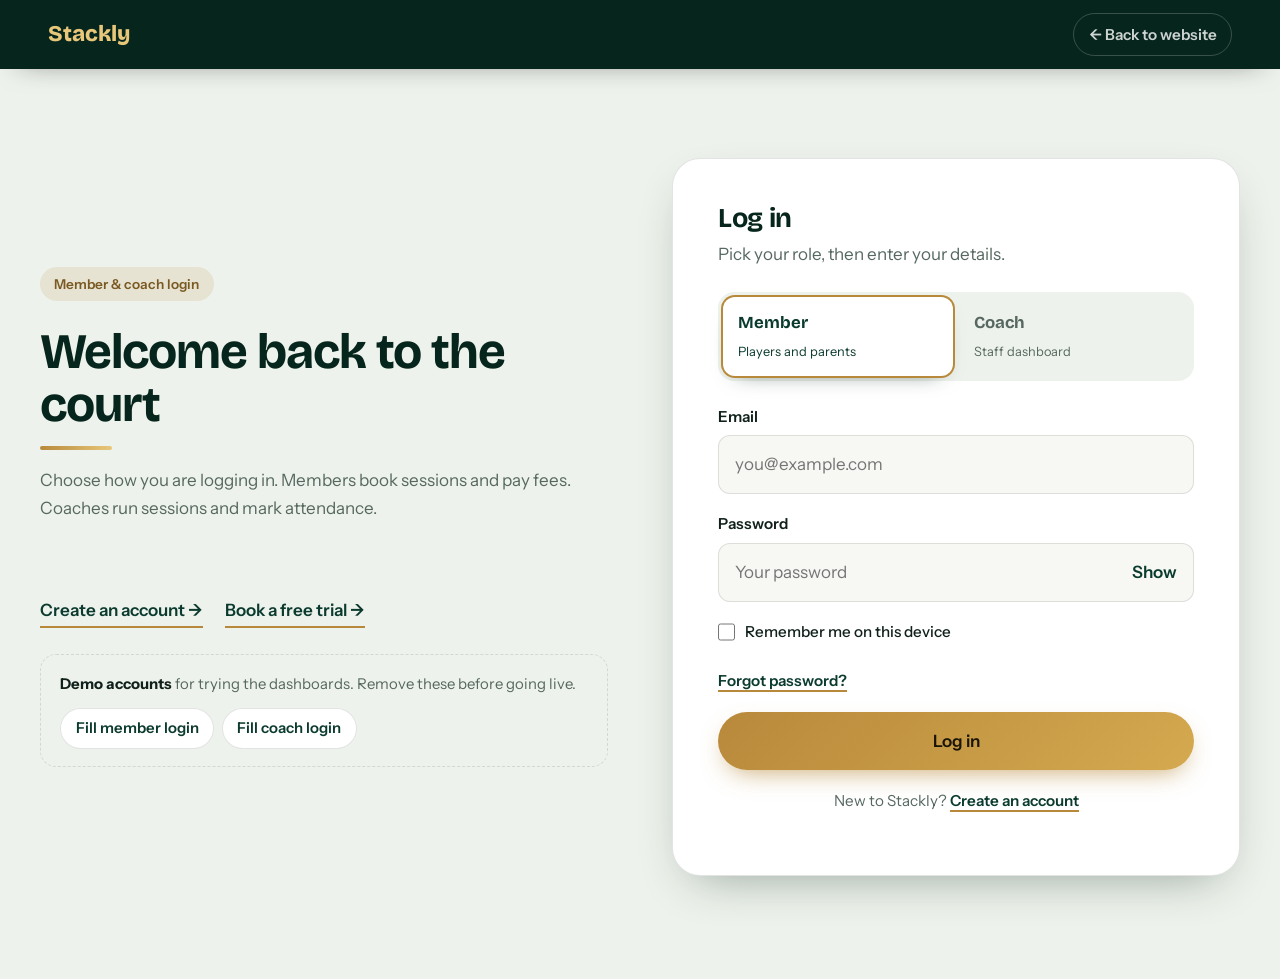
<file: coach.html>
<!DOCTYPE html>
<html lang="en">
<head>
<meta charset="UTF-8">
<meta name="viewport" content="width=device-width,initial-scale=1,viewport-fit=cover">
<title>Coach dashboard | Stackly Badminton Academy</title>
<meta name="robots" content="noindex">
<meta name="theme-color" content="#06251C">
<link rel="preconnect" href="https://fonts.googleapis.com"><link rel="preconnect" href="https://fonts.gstatic.com" crossorigin>
<link href="https://fonts.googleapis.com/css2?family=Bricolage+Grotesque:opsz,wght@12..96,500;12..96,700;12..96,800&family=Instrument+Sans:wght@400;500;600&display=swap" rel="stylesheet">
<link rel="stylesheet" href="style.css">
<link rel="stylesheet" href="dashboard.css">
</head>
<body class="dash" data-role="coach">
<svg width="0" height="0" style="position:absolute" aria-hidden="true" focusable="false"><defs><filter id="tint-gold" color-interpolation-filters="sRGB"><feColorMatrix type="matrix" values="0 0 0 0 0.91  0 0 0 0 0.78  0 0 0 0 0.48  0 0 0 1 0"/></filter><filter id="tint-pine" color-interpolation-filters="sRGB"><feColorMatrix type="matrix" values="0 0 0 0 0.043  0 0 0 0 0.231  0 0 0 0 0.18  0 0 0 1 0"/></filter></defs></svg>
<div id="app"><div class="ld"><img class="lgo lg-g" src="https://wsrv.nl/?url=https://snabsolutions.in/wp-content/uploads/2026/02/stackly-snab-solutions.png&w=280&output=webp&q=85&fit=cover" alt="Stackly" width="140" height="40"><span class="ldb"></span></div></div>
<div id="toast" role="status" aria-live="polite"></div>
<dialog id="dlg"><form method="dialog"><h3></h3><p></p><div class="da"><button class="bt bt-o" value="cancel">Keep it</button><button class="bt bt-p" value="ok">Confirm</button></div></form></dialog>
<script src="dashboard.js"></script>
</body>
</html>
</file>
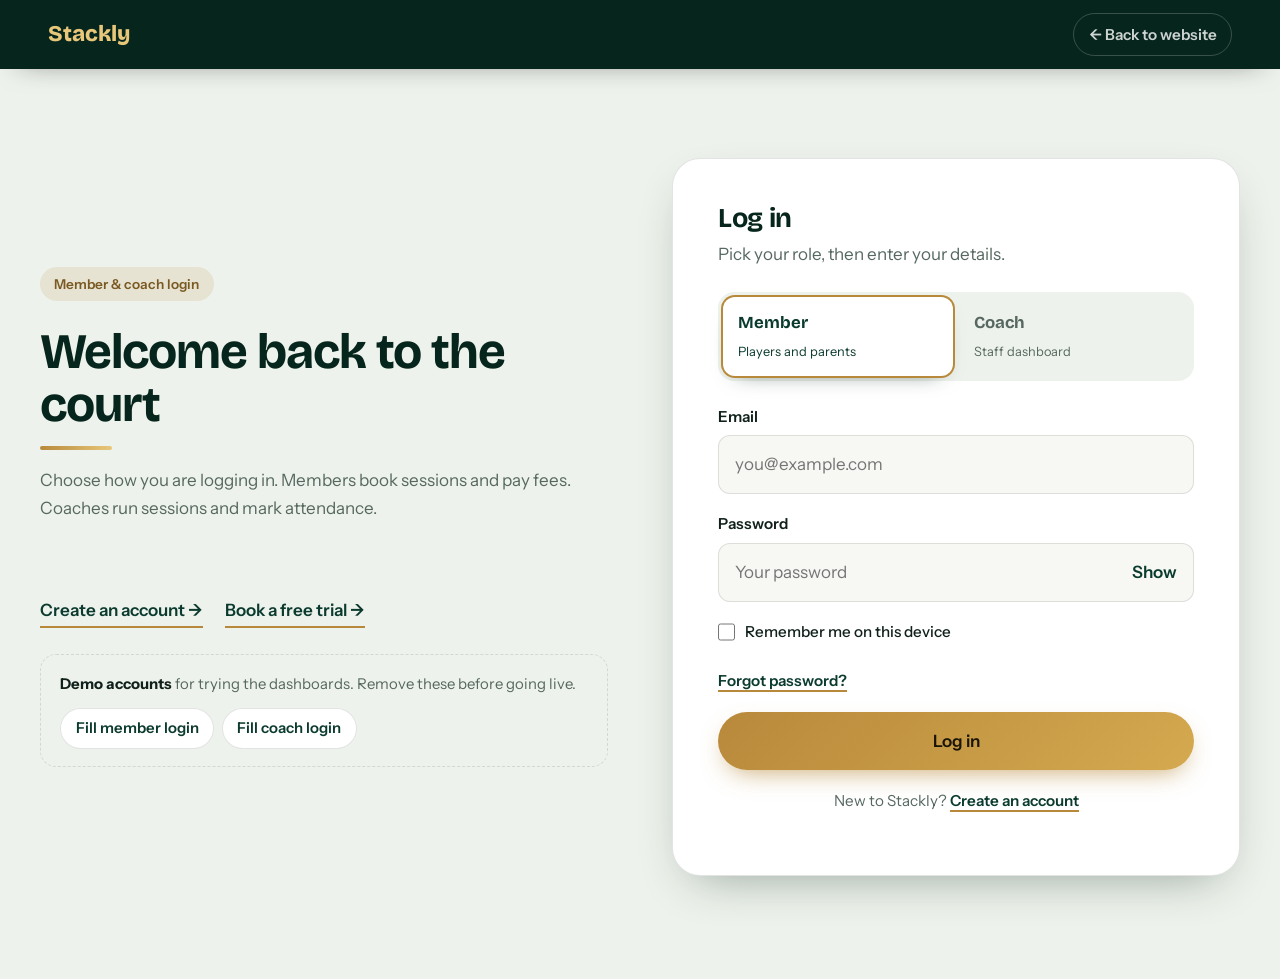
<file: login.html>
<!DOCTYPE html>
<html lang="en">
<head>
<meta charset="UTF-8">
<meta name="viewport" content="width=device-width,initial-scale=1,viewport-fit=cover">
<title>Member Login | Stackly Badminton Academy, Bengaluru</title>
<meta name="description" content="Log in to your Stackly Badminton Academy member or coach account.">
<meta name="theme-color" content="#06251C">
<link rel="preconnect" href="https://fonts.googleapis.com"><link rel="preconnect" href="https://fonts.gstatic.com" crossorigin>
<link href="https://fonts.googleapis.com/css2?family=Bricolage+Grotesque:opsz,wght@12..96,500;12..96,700;12..96,800&family=Instrument+Sans:wght@400;500;600&display=swap" rel="stylesheet">
<link rel="stylesheet" href="style.css">
<link rel="stylesheet" href="dashboard.css">
</head>
<body>
<svg width="0" height="0" style="position:absolute" aria-hidden="true" focusable="false"><defs><filter id="tint-gold" color-interpolation-filters="sRGB"><feColorMatrix type="matrix" values="0 0 0 0 0.91  0 0 0 0 0.78  0 0 0 0 0.48  0 0 0 1 0"/></filter></defs></svg>
<a class="skip" href="#main">Skip to content</a>
<div id="bar"></div>
<header class="auth-top">
  <a class="auth-logo" href="index.html" aria-label="Stackly Badminton Academy home"><img class="lgo lg-g" src="https://wsrv.nl/?url=https://snabsolutions.in/wp-content/uploads/2026/02/stackly-snab-solutions.png&w=280&output=webp&q=85&fit=cover" alt="Stackly" width="140" height="40" onerror="this.replaceWith(Object.assign(document.createElement('span'),{className:'lgo-t',textContent:'Stackly'}))"></a>
  <a class="auth-back" href="index.html">← Back to website</a>
</header>

<main id="main">
<section class="s alt login-s"><div class="wrap g2" style="align-items:center">
<div data-a="l"><div class="sh" data-a="up"><span class="chip">Member &amp; coach login</span><h2>Welcome back to the court</h2><p>Choose how you are logging in. Members book sessions and pay fees. Coaches run sessions and mark attendance.</p></div>
<a class="more" href="signup.html">Create an account →</a> <a class="more" href="contact.html#trial" style="margin-left:1.2rem">Book a free trial →</a>
<div class="demo"><b>Demo accounts</b> for trying the dashboards. Remove these before going live.<div class="dr"><button type="button" data-demo="member">Fill member login</button><button type="button" data-demo="coach">Fill coach login</button></div></div></div>
<div data-a="r"><form class="form" id="loginForm" novalidate><h3>Log in</h3><p class="sub">Pick your role, then enter your details.</p>
<div id="flash" role="status"></div>
<div class="seg" role="radiogroup" aria-label="Log in as"><button type="button" role="radio" aria-checked="true" data-role="member"><b>Member</b><small>Players and parents</small></button><button type="button" role="radio" aria-checked="false" data-role="coach"><b>Coach</b><small>Staff dashboard</small></button></div>
<div class="alert" role="alert"></div>
<div class="fg"><label for="lemail">Email</label><input id="lemail" type="email" placeholder="you@example.com" autocomplete="email"><span class="err"></span></div>
<div class="fg"><label for="lpass">Password</label><div class="pw"><input id="lpass" type="password" placeholder="Your password" autocomplete="current-password"><button type="button" aria-label="Show password">Show</button></div><span class="err"></span></div>

<div class="fg rem"><label class="chkl" for="lremember"><input id="lremember" type="checkbox"><span>Remember me on this device</span></label><br><div class="lrow"><a href="404.html">Forgot password?</a></div>
<button class="btn btn-g" type="submit" style="width:100%">Log in</button>
<p class="foot-l">New to Stackly? <a href="signup.html">Create an account</a></p></form></div>
</div></section>
</main>

<button class="top" aria-label="Back to top">↑</button>
<script src="script.js"></script>
<script src="dashboard.js"></script>
</body>
</html>
</file>
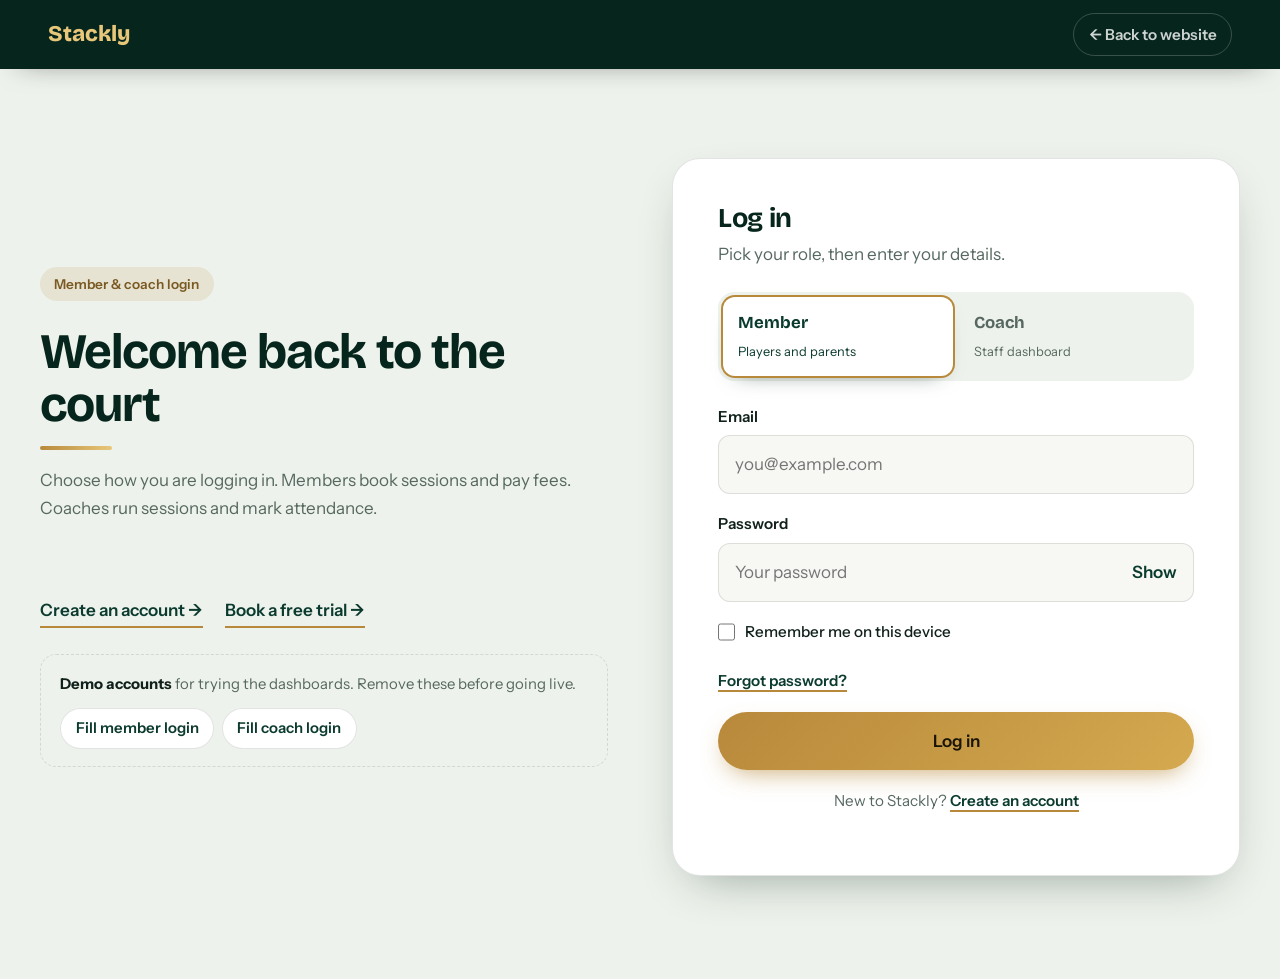
<file: member.html>
<!DOCTYPE html>
<html lang="en">
<head>
<meta charset="UTF-8">
<meta name="viewport" content="width=device-width,initial-scale=1,viewport-fit=cover">
<title>Member dashboard | Stackly Badminton Academy</title>
<meta name="robots" content="noindex">
<meta name="theme-color" content="#06251C">
<link rel="preconnect" href="https://fonts.googleapis.com"><link rel="preconnect" href="https://fonts.gstatic.com" crossorigin>
<link href="https://fonts.googleapis.com/css2?family=Bricolage+Grotesque:opsz,wght@12..96,500;12..96,700;12..96,800&family=Instrument+Sans:wght@400;500;600&display=swap" rel="stylesheet">
<link rel="stylesheet" href="style.css">
<link rel="stylesheet" href="dashboard.css">
</head>
<body class="dash" data-role="member">
<svg width="0" height="0" style="position:absolute" aria-hidden="true" focusable="false"><defs><filter id="tint-gold" color-interpolation-filters="sRGB"><feColorMatrix type="matrix" values="0 0 0 0 0.91  0 0 0 0 0.78  0 0 0 0 0.48  0 0 0 1 0"/></filter><filter id="tint-pine" color-interpolation-filters="sRGB"><feColorMatrix type="matrix" values="0 0 0 0 0.043  0 0 0 0 0.231  0 0 0 0 0.18  0 0 0 1 0"/></filter></defs></svg>
<div id="app"><div class="ld"><img class="lgo lg-g" src="https://wsrv.nl/?url=https://snabsolutions.in/wp-content/uploads/2026/02/stackly-snab-solutions.png&w=280&output=webp&q=85&fit=cover" alt="Stackly" width="140" height="40"><span class="ldb"></span></div></div>
<div id="toast" role="status" aria-live="polite"></div>
<dialog id="dlg"><form method="dialog"><h3></h3><p></p><div class="da"><button class="bt bt-o" value="cancel">Keep it</button><button class="bt bt-p" value="ok">Confirm</button></div></form></dialog>
<script src="dashboard.js"></script>
</body>
</html>
</file>
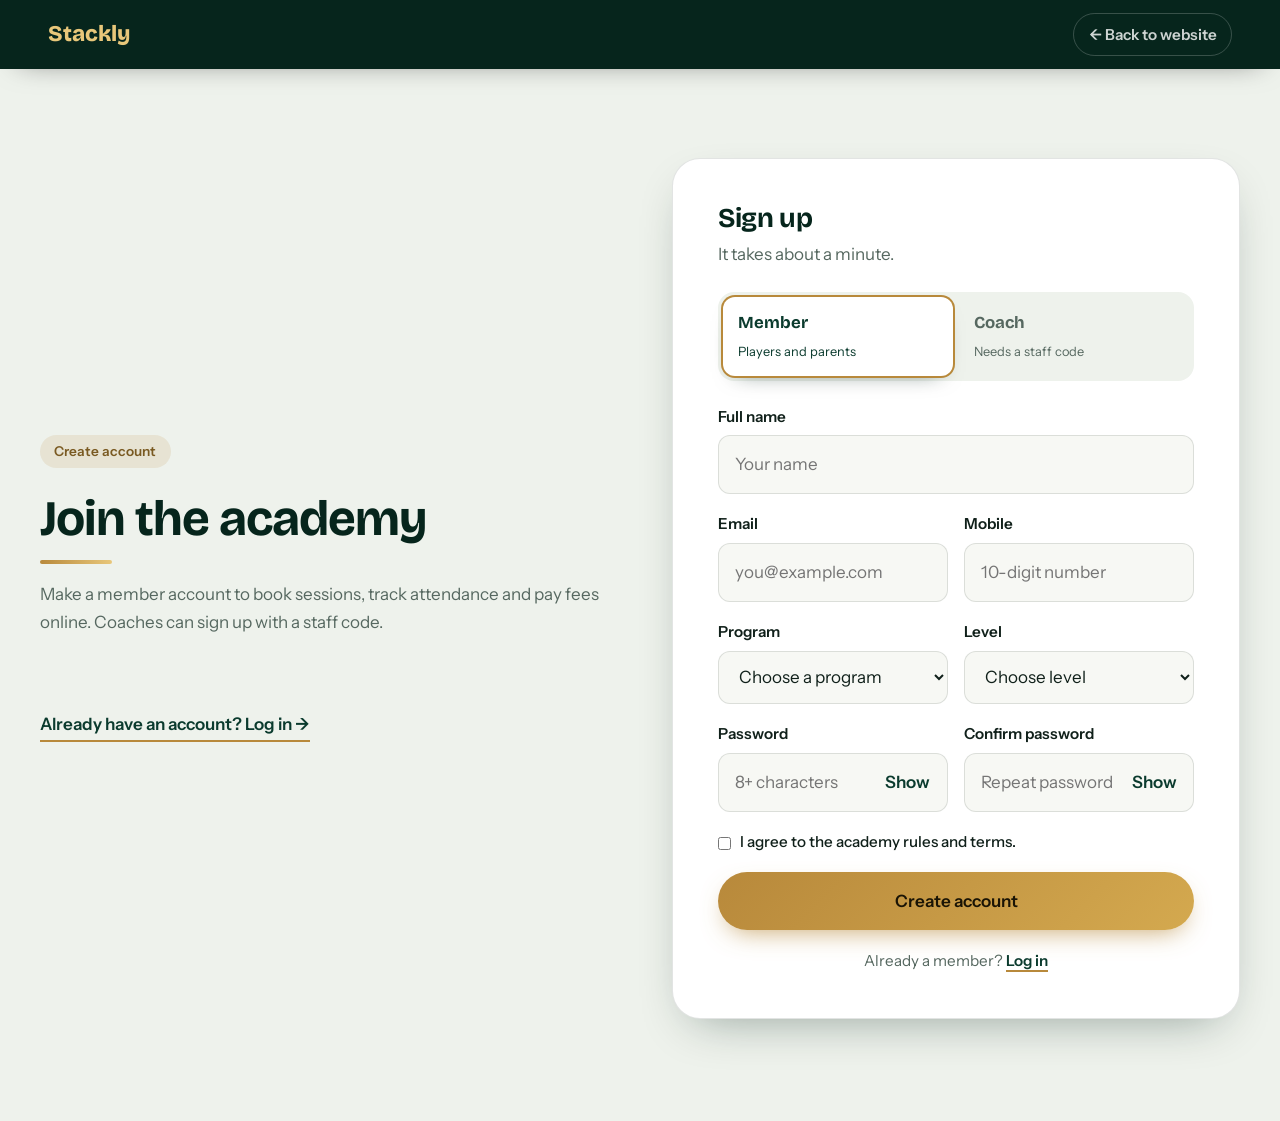
<file: signup.html>
<!DOCTYPE html>
<html lang="en">
<head>
<meta charset="UTF-8">
<meta name="viewport" content="width=device-width,initial-scale=1,viewport-fit=cover">
<title>Sign Up | Stackly Badminton Academy, Bengaluru</title>
<meta name="description" content="Create a Stackly Badminton Academy member or coach account.">
<meta name="theme-color" content="#06251C">
<link rel="preconnect" href="https://fonts.googleapis.com"><link rel="preconnect" href="https://fonts.gstatic.com" crossorigin>
<link href="https://fonts.googleapis.com/css2?family=Bricolage+Grotesque:opsz,wght@12..96,500;12..96,700;12..96,800&family=Instrument+Sans:wght@400;500;600&display=swap" rel="stylesheet">
<link rel="stylesheet" href="style.css">
<link rel="stylesheet" href="dashboard.css">
</head>
<body>
<svg width="0" height="0" style="position:absolute" aria-hidden="true" focusable="false"><defs><filter id="tint-gold" color-interpolation-filters="sRGB"><feColorMatrix type="matrix" values="0 0 0 0 0.91  0 0 0 0 0.78  0 0 0 0 0.48  0 0 0 1 0"/></filter></defs></svg>
<a class="skip" href="#main">Skip to content</a>
<div id="bar"></div>
<header class="auth-top">
  <a class="auth-logo" href="index.html" aria-label="Stackly Badminton Academy home"><img class="lgo lg-g" src="https://wsrv.nl/?url=https://snabsolutions.in/wp-content/uploads/2026/02/stackly-snab-solutions.png&w=280&output=webp&q=85&fit=cover" alt="Stackly" width="140" height="40" onerror="this.replaceWith(Object.assign(document.createElement('span'),{className:'lgo-t',textContent:'Stackly'}))"></a>
  <a class="auth-back" href="index.html">← Back to website</a>
</header>
<nav class="ov" id="menu" aria-label="Mobile" aria-hidden="true">
      <a href="index.html" class="l" style="--i:0" data-n="01">Home</a><a href="programs.html" class="l" style="--i:1" data-n="02">Programs</a><a href="coaches.html" class="l" style="--i:2" data-n="03">Coaches</a><a href="facilities.html" class="l" style="--i:3" data-n="04">Facilities</a><a href="contact.html" class="l" style="--i:4" data-n="05">Contact</a>
      <div class="ov-btns" style="--i:5"><a class="btn btn-login" href="login.html"><svg viewBox="0 0 24 24" aria-hidden="true" fill="none" stroke="currentColor" stroke-width="1.8" stroke-linecap="round" stroke-linejoin="round"><circle cx="12" cy="8" r="4"/><path d="M4 21a8 8 0 0 1 16 0"/></svg><span>Login</span></a><a class="btn btn-g" href="contact.html#trial">Book a free trial</a></div>
      <div class="ov-foot" style="--i:6"><div class="soc"><a data-n="ig" href="https://www.instagram.com/" target="_blank" rel="noopener noreferrer" aria-label="Instagram"><svg viewBox="0 0 24 24" aria-hidden="true" fill="none" stroke="currentColor" stroke-width="1.8" stroke-linecap="round" stroke-linejoin="round"><rect x="3" y="3" width="18" height="18" rx="5"/><circle cx="12" cy="12" r="4"/><circle cx="17.5" cy="6.5" r="1" fill="currentColor" stroke="none"/></svg></a><a data-n="fb" href="https://www.facebook.com/" target="_blank" rel="noopener noreferrer" aria-label="Facebook"><svg viewBox="0 0 24 24" aria-hidden="true" fill="none" stroke="currentColor" stroke-width="1.8" stroke-linecap="round" stroke-linejoin="round"><path d="M18 2h-3a5 5 0 0 0-5 5v3H7v4h3v8h4v-8h3l1-4h-4V7a1 1 0 0 1 1-1h3z"/></svg></a><a data-n="x" href="https://x.com/" target="_blank" rel="noopener noreferrer" aria-label="X (Twitter)"><svg viewBox="0 0 24 24" aria-hidden="true" fill="none" stroke="currentColor" stroke-width="1.8" stroke-linecap="round" stroke-linejoin="round"><path fill="currentColor" stroke="none" d="M18.244 2.25h3.308l-7.227 8.26 8.502 11.24H16.17l-5.214-6.817L4.99 21.75H1.68l7.73-8.835L1.254 2.25H8.08l4.713 6.231zm-1.161 17.52h1.833L7.084 4.126H5.117z"/></svg></a><a data-n="yt" href="https://www.youtube.com/" target="_blank" rel="noopener noreferrer" aria-label="YouTube"><svg viewBox="0 0 24 24" aria-hidden="true" fill="none" stroke="currentColor" stroke-width="1.8" stroke-linecap="round" stroke-linejoin="round"><path d="M2.5 17a24.12 24.12 0 0 1 0-10 2 2 0 0 1 1.4-1.4 49.56 49.56 0 0 1 16.2 0A2 2 0 0 1 21.5 7a24.12 24.12 0 0 1 0 10 2 2 0 0 1-1.4 1.4 49.55 49.55 0 0 1-16.2 0A2 2 0 0 1 2.5 17"/><path d="m10 15 5-3-5-3z"/></svg></a><a data-n="in" href="https://www.linkedin.com/" target="_blank" rel="noopener noreferrer" aria-label="LinkedIn"><svg viewBox="0 0 24 24" aria-hidden="true" fill="none" stroke="currentColor" stroke-width="1.8" stroke-linecap="round" stroke-linejoin="round"><path d="M16 8a6 6 0 0 1 6 6v7h-4v-7a2 2 0 0 0-2-2 2 2 0 0 0-2 2v7h-4v-7a6 6 0 0 1 6-6z"/><rect x="2" y="9" width="4" height="12"/><circle cx="4" cy="4" r="2"/></svg></a><a data-n="wa" href="https://wa.me/919845012345" target="_blank" rel="noopener noreferrer" aria-label="WhatsApp"><svg viewBox="0 0 24 24" aria-hidden="true" fill="none" stroke="currentColor" stroke-width="1.8" stroke-linecap="round" stroke-linejoin="round"><path d="M21 12a8 8 0 0 1-11.7 7L3 21l2-5.5A8 8 0 1 1 21 12z"/><path d="M9 9.2c.3 2.6 2.4 4.9 5.2 5.6l1.3-1.3-1.9-1-.9.8c-.8-.4-1.6-1.2-2-2l.8-.9-1-1.9z" fill="currentColor" stroke="none"/></svg></a></div><p class="meta">HSR Layout, Bengaluru</p></div>
    </nav>
<main id="main">
<section class="s alt login-s"><div class="wrap g2" style="align-items:center">
<div data-a="l"><div class="sh" data-a="up"><span class="chip">Create account</span><h2>Join the academy</h2><p>Make a member account to book sessions, track attendance and pay fees online. Coaches can sign up with a staff code.</p></div>
<a class="more" href="login.html">Already have an account? Log in →</a></div>
<div data-a="r"><form class="form" id="signupForm" novalidate><h3>Sign up</h3><p class="sub">It takes about a minute.</p>
<div class="seg" role="radiogroup" aria-label="Sign up as"><button type="button" role="radio" aria-checked="true" data-role="member"><b>Member</b><small>Players and parents</small></button><button type="button" role="radio" aria-checked="false" data-role="coach"><b>Coach</b><small>Needs a staff code</small></button></div>
<div class="alert" role="alert"></div>
<div class="fg"><label for="sname">Full name</label><input id="sname" type="text" placeholder="Your name" autocomplete="name" maxlength="30"><span class="err"></span></div>
<div class="row2"><div class="fg"><label for="semail">Email</label><input id="semail" type="email" placeholder="you@example.com" autocomplete="email"><span class="err"></span></div>
<div class="fg"><label for="sphone">Mobile</label><input id="sphone" type="tel" inputmode="numeric" placeholder="10-digit number" autocomplete="tel-national" maxlength="10"><span class="err"></span></div></div>
<div class="row2" data-only="member"><div class="fg"><label for="splan">Program</label><select id="splan"><option value="">Choose a program</option><option>Junior Foundation</option><option>Teen Performance</option><option>Adult Fitness</option><option>Elite Squad</option></select><span class="err"></span></div>
<div class="fg"><label for="slevel">Level</label><select id="slevel"><option value="">Choose level</option><option>Beginner</option><option>Intermediate</option><option>Advanced</option></select><span class="err"></span></div></div>
<div class="fg" data-only="coach" hidden><label for="scode">Staff code</label><input id="scode" type="text" placeholder="Given by the academy admin" autocomplete="off" disabled><span class="err"></span><span class="hint">Demo code: COACH2026</span></div>
<div class="row2"><div class="fg"><label for="spass">Password</label><div class="pw"><input id="spass" type="password" placeholder="8+ characters" autocomplete="new-password"><button type="button" aria-label="Show password">Show</button></div><span class="err"></span></div><div class="fg"><label for="spass2">Confirm password</label><div class="pw"><input id="spass2" type="password" placeholder="Repeat password" autocomplete="new-password"><button type="button" aria-label="Show password">Show</button></div><span class="err"></span></div></div>
<div class="fg"><label class="chkl" for="sterms"><input id="sterms" type="checkbox"><span>I agree to the academy rules and terms.</span></label><span class="err"></span></div>
<button class="btn btn-g" type="submit" style="width:100%">Create account</button>
<div class="ok" id="done" role="status">Account created. Taking you to login…</div>
<p class="foot-l">Already a member? <a href="login.html">Log in</a></p></form></div>
</div></section>
</main>

<button class="top" aria-label="Back to top">↑</button>
<script src="script.js"></script>
<script src="dashboard.js"></script>
</body>
</html>
</file>
<file: style.css>
/* Stackly Badminton Academy — premium court-green theme */
:root{
  --pine:#0B3B2E; --pine-2:#0F4C3A; --pine-deep:#06251C;
  --shuttle:#F7F8F4; --chalk:#E6ECE4; --mist:#EEF2EC;
  --gold:#B8893B; --gold-soft:#E8C77A; --smash:#E4572E;
  --ink:#10201A; --muted:#566860; --line:rgba(16,32,26,.12);
  --r-s:10px; --r-m:18px; --r-l:28px;
  --shadow:0 18px 50px -22px rgba(6,37,28,.45);
  --font-d:'Bricolage Grotesque','Segoe UI',system-ui,sans-serif;
  --font-b:'Instrument Sans','Segoe UI',system-ui,sans-serif;
  --hh:76px;
  --ease:cubic-bezier(.2,.8,.2,1);
}
*,*::before,*::after{box-sizing:border-box;margin:0;padding:0}
html{overflow-x:clip;scroll-behavior:smooth;scroll-padding-top:calc(var(--hh) + 10px);-webkit-text-size-adjust:100%}
body{font-family:var(--font-b);font-size:1.0625rem;line-height:1.65;color:var(--ink);background:var(--shuttle);overflow-x:clip}
main{overflow-x:clip}
img{max-width:100%;display:block}
a{color:inherit;text-decoration:none}
ul{list-style:none}
button,input,select,textarea{font:inherit;color:inherit}
:focus-visible{outline:3px solid var(--gold);outline-offset:3px;border-radius:6px}
h1,h2,h3,h4{font-family:var(--font-d);line-height:1.08;letter-spacing:-.02em;font-weight:700;color:var(--pine-deep)}
h1{font-size:clamp(2.5rem,6.4vw,5.4rem)}
h2{font-size:clamp(1.9rem,4vw,3.1rem)}
h3{font-size:clamp(1.2rem,2vw,1.5rem);letter-spacing:-.01em}
p{max-width:64ch}
.wrap{width:min(1200px,100% - 2.5rem);margin-inline:auto}
.s{padding:clamp(4rem,8vw,7rem) 0;position:relative}
.s.alt{background:var(--mist)}
.s.dark{background:var(--pine-deep);color:#DCE7E0}
.s.dark h2,.s.dark h3,.s.dark h4{color:var(--shuttle)}
.s.dark p{color:#B9CBC1}
.sh{max-width:720px;margin-bottom:clamp(2rem,4vw,3.5rem)}
.sh p{margin-top:1rem;color:var(--muted)}
.s.dark .sh p{color:#B9CBC1}
.sh.center{margin-inline:auto;text-align:center}.sh.center p{margin-inline:auto}
.chip{display:inline-block;font-size:.85rem;font-weight:600;padding:.35rem .9rem;border-radius:99px;background:rgba(184,137,59,.14);color:#7A5A22;margin-bottom:1rem}
.s.dark .chip,.hero .chip{background:rgba(232,199,122,.16);color:var(--gold-soft)}

/* progress bar */
#bar{position:fixed;top:0;left:0;height:3px;width:0;background:linear-gradient(90deg,var(--gold),var(--gold-soft));z-index:200}

/* header */
.hd{position:sticky;top:0;z-index:100;height:var(--hh);background:rgba(247,248,244,.9);backdrop-filter:blur(14px);-webkit-backdrop-filter:blur(14px);border-bottom:1px solid transparent;transition:box-shadow .3s,border-color .3s}
.hd.on{border-color:var(--line);box-shadow:0 8px 30px -18px rgba(6,37,28,.4)}
.hd .wrap{height:100%;display:flex;align-items:center;justify-content:space-between;gap:1rem}
.logo img{height:60px;width:auto}
.nav{display:flex;gap:.3rem;align-items:center}
.nav a{padding:.5rem .95rem;border-radius:99px;font-weight:500;font-size:.98rem;position:relative;transition:background .25s,color .25s}
.nav a:hover{background:var(--chalk)}
.nav a.cur{color:var(--pine);background:var(--chalk);font-weight:600}
.hd .btn{padding:.7rem 1.3rem;font-size:.95rem}
.burger{display:none;width:46px;height:46px;border-radius:50%;border:1px solid var(--line);background:#fff;cursor:pointer;position:relative;z-index:130}
.burger span{position:absolute;left:13px;right:13px;height:2px;background:var(--pine-deep);border-radius:2px;transition:transform .4s var(--ease),opacity .2s,top .4s var(--ease)}
.burger span:nth-child(1){top:17px}.burger span:nth-child(2){top:22px}.burger span:nth-child(3){top:27px}
.burger.x span:nth-child(1){top:22px;transform:rotate(45deg)}
.burger.x span:nth-child(2){opacity:0}
.burger.x span:nth-child(3){top:22px;transform:rotate(-45deg)}
.ov{position:fixed;inset:0;z-index:120;background:var(--pine-deep);color:#fff;display:flex;flex-direction:column;justify-content:center;padding:6rem 2rem 2rem;clip-path:circle(0 at calc(100% - 44px) 38px);transition:clip-path .7s var(--ease);visibility:hidden}
.ov.open{clip-path:circle(150% at calc(100% - 44px) 38px);visibility:visible}
.ov a.l{font-family:var(--font-d);font-size:clamp(2rem,9vw,3rem);font-weight:700;padding:.35rem 0;opacity:0;transform:translateY(24px);transition:opacity .5s,transform .6s var(--ease),color .2s;display:block}
.ov.open a.l{opacity:1;transform:none;transition-delay:calc(.15s + var(--i)*.07s)}
.ov a.l:hover,.ov a.l.cur{color:var(--gold-soft)}
.ov .meta{margin-top:2rem;color:#9FB5AA;font-size:.95rem}
body.lock{overflow:hidden}

/* buttons */
.btn{display:inline-flex;align-items:center;justify-content:center;gap:.5rem;padding:.95rem 1.7rem;border-radius:99px;font-weight:600;border:0;cursor:pointer;position:relative;overflow:hidden;transition:transform .3s var(--ease),box-shadow .3s,background .3s,color .3s;isolation:isolate}
.btn-g{background:linear-gradient(135deg,var(--gold),#D4A94F);color:#1A1405;box-shadow:0 10px 26px -10px rgba(184,137,59,.8)}
.btn-g:hover{transform:translateY(-3px);box-shadow:0 16px 30px -10px rgba(184,137,59,.9)}
.btn-p{background:var(--pine);color:#fff}.btn-p:hover{background:var(--pine-2);transform:translateY(-3px)}
.btn-o{background:transparent;color:#fff;border:1.5px solid rgba(255,255,255,.55)}.btn-o:hover{background:#fff;color:var(--pine-deep)}
.btn-ol{background:transparent;color:var(--pine-deep);border:1.5px solid var(--pine)}.btn-ol:hover{background:var(--pine);color:#fff}
.btn .rp{position:absolute;border-radius:50%;background:rgba(255,255,255,.5);transform:scale(0);animation:rp .7s ease-out forwards;pointer-events:none;z-index:-1}
@keyframes rp{to{transform:scale(4);opacity:0}}

/* hero */
.hero{position:relative;min-height:calc(100svh - var(--hh));display:flex;align-items:center;color:#fff;overflow:hidden;background:var(--pine-deep)}
.hero.sm{min-height:min(72svh,640px)}
.hero-bg{position:absolute;inset:-4% 0;width:100%;height:108%;object-fit:cover;animation:kb 22s ease-in-out infinite alternate;will-change:transform}
@keyframes kb{from{transform:scale(1.02)}to{transform:scale(1.12) translateX(-1.5%)}}
.hero::before{content:"";position:absolute;inset:0;background:linear-gradient(90deg,rgba(6,37,28,.9) 0%,rgba(6,37,28,.62) 45%,rgba(6,37,28,.18) 100%),linear-gradient(0deg,rgba(6,37,28,.7),transparent 40%);z-index:1}
.hero canvas{position:absolute;inset:0;width:100%;height:100%;z-index:2;pointer-events:none}
.hero .wrap{position:relative;z-index:3;padding:4rem 0}
.hero h1{color:#fff;max-width:14ch}
.hero.sm h1{font-size:clamp(2.3rem,5.4vw,4.4rem);max-width:18ch}
.hero p.lead{font-size:clamp(1.05rem,1.6vw,1.3rem);color:#D3E2DA;margin:1.5rem 0 2.2rem;max-width:52ch}
.hero .cta{display:flex;flex-wrap:wrap;gap:.9rem}
.ln{display:block;overflow:hidden;padding-bottom:.08em}
.ln>span{display:block;transform:translateY(110%);animation:up 1s var(--ease) forwards;animation-delay:calc(.2s + var(--i)*.14s)}
@keyframes up{to{transform:none}}
.fade-in{opacity:0;transform:translateY(20px);animation:fi 1s var(--ease) forwards;animation-delay:var(--d,.8s)}
@keyframes fi{to{opacity:1;transform:none}}
.scroll-cue{position:absolute;left:50%;bottom:1.6rem;z-index:3;width:26px;height:42px;border:2px solid rgba(255,255,255,.6);border-radius:20px;transform:translateX(-50%)}
.scroll-cue::after{content:"";position:absolute;left:50%;top:7px;width:4px;height:8px;margin-left:-2px;border-radius:3px;background:var(--gold-soft);animation:sc 1.7s infinite}
@keyframes sc{0%{opacity:1;transform:translateY(0)}80%{opacity:0;transform:translateY(14px)}100%{opacity:0}}
.crumbs{font-size:.92rem;color:#BFD2C8;margin-bottom:1.2rem}.crumbs a:hover{color:var(--gold-soft)}

/* reveal */
[data-a]{opacity:0;transition:opacity .9s var(--ease),transform .9s var(--ease);transition-delay:var(--d,0s)}
[data-a=up]{transform:translateY(40px)}[data-a=l]{transform:translateX(-50px)}[data-a=r]{transform:translateX(50px)}[data-a=z]{transform:scale(.92)}
[data-a].in{opacity:1;transform:none}

/* marquee */
.mq{background:var(--pine);color:var(--gold-soft);overflow:hidden;padding:1.1rem 0;white-space:nowrap}
.mq div{display:inline-flex;gap:3rem;animation:mq 32s linear infinite;padding-right:3rem}
.mq span{font-family:var(--font-d);font-size:1.25rem;font-weight:600;display:inline-flex;align-items:center;gap:3rem}
.mq span::after{content:"";width:8px;height:8px;border-radius:50%;background:var(--gold)}
.mq:hover div{animation-play-state:paused}
@keyframes mq{to{transform:translateX(-50%)}}

/* layout helpers */
.g2{display:grid;grid-template-columns:1fr 1fr;gap:clamp(2rem,5vw,5rem);align-items:center}
.g3{display:grid;grid-template-columns:repeat(3,1fr);gap:1.5rem}
.g4{display:grid;grid-template-columns:repeat(4,1fr);gap:1.5rem}
.g2.rev>:first-child{order:2}
.img{border-radius:var(--r-l);overflow:hidden;box-shadow:var(--shadow);position:relative}
.img img{width:100%;height:100%;object-fit:cover;transition:transform 1.2s var(--ease)}
.img:hover img{transform:scale(1.06)}
.img .tag{position:absolute;left:1rem;bottom:1rem;background:rgba(247,248,244,.94);padding:.55rem 1rem;border-radius:99px;font-weight:600;font-size:.9rem;color:var(--pine-deep)}
.ar43{aspect-ratio:4/3}.ar34{aspect-ratio:3/4}.ar11{aspect-ratio:1}
.ticks li{position:relative;padding-left:2rem;margin:.7rem 0}
.ticks li::before{content:"";position:absolute;left:0;top:.45rem;width:1.1rem;height:1.1rem;border-radius:50%;background:var(--gold) url("data:image/svg+xml,%3Csvg xmlns='http://www.w3.org/2000/svg' viewBox='0 0 24 24' fill='none' stroke='%231A1405' stroke-width='4' stroke-linecap='round' stroke-linejoin='round'%3E%3Cpath d='M5 12l5 5 9-10'/%3E%3C/svg%3E") center/70% no-repeat}

/* cards */
.card{background:#fff;border:1px solid var(--line);border-radius:var(--r-m);padding:1.8rem;transition:transform .5s var(--ease),box-shadow .5s,border-color .4s;position:relative;overflow:hidden}
.card:hover{transform:translateY(-8px);box-shadow:var(--shadow);border-color:rgba(184,137,59,.5)}
.card p{margin-top:.6rem;color:var(--muted);font-size:1rem}
.card .ico{width:54px;height:54px;border-radius:16px;background:var(--pine);display:grid;place-items:center;margin-bottom:1.2rem;transition:transform .5s var(--ease),background .4s}
.card:hover .ico{transform:rotate(-8deg) scale(1.08);background:var(--gold)}
.card .ico svg{width:26px;height:26px;stroke:var(--gold-soft);fill:none;stroke-width:1.8;stroke-linecap:round;stroke-linejoin:round;transition:stroke .4s}
.card:hover .ico svg{stroke:#1A1405}
.s.dark .card{background:rgba(255,255,255,.04);border-color:rgba(255,255,255,.1)}
.s.dark .card p{color:#A9BEB3}
.pc{padding:0}
.pc .img{border-radius:0;box-shadow:none;aspect-ratio:4/3}
.pc .b{padding:1.5rem 1.6rem 1.8rem}
.pc .pr{font-family:var(--font-d);font-weight:700;color:var(--gold);font-size:1.15rem;margin-top:.9rem}
.more{display:inline-flex;gap:.4rem;margin-top:1rem;font-weight:600;color:var(--pine);border-bottom:2px solid var(--gold);padding-bottom:2px;transition:gap .3s}
.more:hover{gap:.8rem}

/* stats */
.stats{display:grid;grid-template-columns:repeat(4,1fr);gap:1.5rem}
.stat{padding:1.6rem 0;border-top:2px solid var(--gold)}
.stat b{font-family:var(--font-d);font-size:clamp(2.4rem,5vw,4rem);display:block;line-height:1;color:var(--pine-deep)}
.s.dark .stat b{color:var(--gold-soft)}
.stat span{display:block;margin-top:.6rem;color:var(--muted)}
.s.dark .stat span{color:#A9BEB3}

/* steps (true sequence) */
.steps{display:grid;grid-template-columns:repeat(4,1fr);gap:1.5rem;counter-reset:st;position:relative}
.step{counter-increment:st;position:relative;padding-top:4.2rem}
.step::before{content:counter(st);position:absolute;top:0;left:0;width:3.2rem;height:3.2rem;border-radius:50%;background:var(--pine);color:var(--gold-soft);display:grid;place-items:center;font-family:var(--font-d);font-weight:700;font-size:1.2rem;z-index:1;transition:background .4s,color .4s,transform .4s}
.step:hover::before{background:var(--gold);color:#1A1405;transform:scale(1.1)}
.step::after{content:"";position:absolute;top:1.6rem;left:3.4rem;right:-1.5rem;height:2px;background:linear-gradient(90deg,var(--gold),transparent)}
.step:last-child::after{display:none}
.step p{color:var(--muted);margin-top:.5rem;font-size:1rem}

/* timeline */
.tl{position:relative;max-width:820px;margin-inline:auto;padding-left:2.4rem}
.tl::before{content:"";position:absolute;left:.55rem;top:0;bottom:0;width:2px;background:var(--line)}
.tl i{position:absolute;left:.55rem;top:0;width:2px;height:var(--p,0%);background:var(--gold);transition:height .2s linear}
.tl .it{position:relative;margin-bottom:2.2rem}
.tl .it::before{content:"";position:absolute;left:-2.2rem;top:.4rem;width:14px;height:14px;border-radius:50%;background:var(--shuttle);border:3px solid var(--gold)}
.tl .it small{color:var(--gold);font-weight:700;font-size:.95rem}
.tl .it p{color:var(--muted);margin-top:.3rem}

/* tabs */
.tabs{display:flex;flex-wrap:wrap;gap:.6rem;margin-bottom:2rem}
.tabs button{padding:.7rem 1.4rem;border-radius:99px;border:1.5px solid var(--line);background:#fff;cursor:pointer;font-weight:600;transition:all .3s}
.tabs button:hover{border-color:var(--gold)}
.tabs button[aria-selected=true]{background:var(--pine);color:#fff;border-color:var(--pine)}
.pan{display:none}.pan.on{display:grid;animation:pin .6s var(--ease)}
@keyframes pin{from{opacity:0;transform:translateY(18px)}to{opacity:1;transform:none}}

/* table */
.tw{overflow-x:auto;border-radius:var(--r-m);border:1px solid var(--line);background:#fff;-webkit-overflow-scrolling:touch}
table{width:100%;border-collapse:collapse;min-width:640px}
th,td{padding:1rem 1.2rem;text-align:left;border-bottom:1px solid var(--line);font-size:1rem}
th{background:var(--pine);color:var(--shuttle);font-family:var(--font-d);font-weight:600}
tr:last-child td{border-bottom:0}
tbody tr{transition:background .25s}tbody tr:hover{background:var(--mist)}
.tg{display:inline-block;padding:.2rem .7rem;border-radius:99px;background:rgba(184,137,59,.16);color:#7A5A22;font-size:.85rem;font-weight:600}

/* skill bars */
.bars{display:grid;gap:1.4rem}
.bar .t{display:flex;justify-content:space-between;font-weight:600;margin-bottom:.45rem}
.bar .tr{height:10px;border-radius:99px;background:var(--chalk);overflow:hidden}
.bar .tr i{display:block;height:100%;width:0;border-radius:99px;background:linear-gradient(90deg,var(--pine),var(--gold));transition:width 1.6s var(--ease)}
.bar.in .tr i{width:var(--w)}

/* pricing */
.pl{display:grid;grid-template-columns:repeat(3,1fr);gap:1.5rem;align-items:stretch}
.plan{background:#fff;border:1px solid var(--line);border-radius:var(--r-l);padding:2.2rem;display:flex;flex-direction:column;transition:transform .5s var(--ease),box-shadow .5s}
.plan:hover{transform:translateY(-8px);box-shadow:var(--shadow)}
.plan.hot{background:var(--pine-deep);color:#D3E2DA;border-color:var(--gold);position:relative}
.plan.hot h3,.plan.hot .amt{color:var(--shuttle)}
.plan.hot .badge{position:absolute;top:-14px;left:2rem;background:var(--gold);color:#1A1405;font-weight:700;font-size:.85rem;padding:.3rem .9rem;border-radius:99px}
.amt{font-family:var(--font-d);font-size:2.8rem;font-weight:700;margin:.8rem 0;color:var(--pine-deep);line-height:1}
.amt small{font-size:1rem;font-weight:500;color:var(--muted)}
.plan.hot .amt small{color:#9FB5AA}
.plan ul{margin:1.2rem 0 2rem;flex:1}
.plan li{padding:.5rem 0 .5rem 1.8rem;position:relative;border-bottom:1px dashed var(--line)}
.plan.hot li{border-color:rgba(255,255,255,.12)}
.plan li::before{content:"✓";position:absolute;left:0;color:var(--gold);font-weight:700}

/* faq */
.faq{max-width:860px;margin-inline:auto}
.fq{border-bottom:1px solid var(--line)}
.fq button{width:100%;display:flex;justify-content:space-between;align-items:center;gap:1rem;background:none;border:0;padding:1.4rem 0;text-align:left;cursor:pointer;font-family:var(--font-d);font-weight:600;font-size:1.2rem;color:var(--pine-deep)}
.fq button i{flex:none;width:34px;height:34px;border-radius:50%;background:var(--chalk);position:relative;transition:transform .4s var(--ease),background .3s}
.fq button i::before,.fq button i::after{content:"";position:absolute;left:10px;right:10px;top:16px;height:2px;background:var(--pine);transition:transform .4s}
.fq button i::after{transform:rotate(90deg)}
.fq.open button i{background:var(--gold);transform:rotate(180deg)}
.fq.open button i::after{transform:rotate(0)}
.fq .a{display:grid;grid-template-rows:0fr;transition:grid-template-rows .5s var(--ease)}
.fq.open .a{grid-template-rows:1fr}
.fq .a>div{overflow:hidden}
.fq .a p{padding-bottom:1.4rem;color:var(--muted)}

/* slider */
.sl{overflow:hidden;border-radius:var(--r-l)}
.sl .tk{display:flex;transition:transform .8s var(--ease)}
.sl .sd{flex:0 0 100%;padding:clamp(1.8rem,4vw,3.4rem);background:#fff;border:1px solid var(--line);border-radius:var(--r-l)}
.sl blockquote{font-family:var(--font-d);font-size:clamp(1.25rem,2.6vw,1.9rem);line-height:1.35;letter-spacing:-.01em;color:var(--pine-deep);font-weight:500}
.who{display:flex;align-items:center;gap:1rem;margin-top:1.6rem}
.who b{display:block}.who span{color:var(--muted);font-size:.95rem}
.av{width:52px;height:52px;border-radius:50%;background:var(--pine);color:var(--gold-soft);display:grid;place-items:center;font-family:var(--font-d);font-weight:700}
.dots{display:flex;gap:.5rem;margin-top:1.5rem;justify-content:center}
.dots button{width:10px;height:10px;border-radius:99px;border:0;background:var(--line);cursor:pointer;transition:all .4s}
.dots button.on{width:34px;background:var(--gold)}
.stars{color:var(--gold);letter-spacing:3px;margin-bottom:1rem}

/* coach card */
.coach{position:relative;border-radius:var(--r-m);overflow:hidden;background:#fff;border:1px solid var(--line);transition:transform .5s var(--ease),box-shadow .5s}
.coach:hover{transform:translateY(-8px);box-shadow:var(--shadow)}
.coach .ph{aspect-ratio:5/6;overflow:hidden;position:relative}
.coach .ph img{width:100%;height:100%;object-fit:cover;transition:transform 1s var(--ease)}
.coach:hover .ph img{transform:scale(1.07)}
.coach .ph::after{content:"";position:absolute;inset:0;background:linear-gradient(0deg,rgba(6,37,28,.65),transparent 50%);opacity:0;transition:opacity .4s}
.coach:hover .ph::after{opacity:1}
.coach .b{padding:1.2rem 1.4rem 1.5rem}
.coach .b span{color:var(--gold);font-weight:600;font-size:.95rem}
.coach .b p{color:var(--muted);font-size:.97rem;margin-top:.4rem}

/* gallery */
.gal{display:grid;grid-template-columns:repeat(4,1fr);grid-auto-rows:210px;gap:1rem}
.gal .img{border-radius:var(--r-m)}
.gal .w2{grid-column:span 2}.gal .h2{grid-row:span 2}

/* cta */
.cta-b{background:linear-gradient(120deg,var(--pine-deep),var(--pine-2));border-radius:var(--r-l);padding:clamp(2.5rem,6vw,5rem);display:flex;justify-content:space-between;align-items:center;gap:2rem;flex-wrap:wrap;position:relative;overflow:hidden;color:#fff}
.cta-b::after{content:"";position:absolute;right:-80px;top:-80px;width:340px;height:340px;border-radius:50%;background:radial-gradient(circle,rgba(232,199,122,.35),transparent 65%);animation:pulse 5s ease-in-out infinite}
@keyframes pulse{50%{transform:scale(1.25)}}
.cta-b h2{color:#fff;max-width:18ch}.cta-b p{color:#C6D8CF;margin-top:.8rem}
.cta-b>*{position:relative;z-index:1}

/* forms */
.form{background:#fff;border:1px solid var(--line);border-radius:var(--r-l);padding:clamp(1.6rem,4vw,2.8rem);box-shadow:var(--shadow)}
.fr{display:grid;grid-template-columns:1fr 1fr;gap:1.1rem}
.fg{margin-bottom:1.1rem}
.fg label{display:block;font-weight:600;font-size:.95rem;margin-bottom:.4rem}
.fg input,.fg select,.fg textarea{width:100%;padding:.9rem 1rem;border-radius:12px;border:1.5px solid var(--line);background:var(--shuttle);transition:border-color .25s,box-shadow .25s}
.fg textarea{min-height:120px;resize:vertical}
.fg input:focus,.fg select:focus,.fg textarea:focus{outline:0;border-color:var(--gold);box-shadow:0 0 0 4px rgba(184,137,59,.18)}
.fg.bad input,.fg.bad select{border-color:var(--smash)}
.err{display:none;color:var(--smash);font-size:.88rem;margin-top:.35rem}
.fg.bad .err{display:block}
.ok{display:none;margin-top:1rem;padding:1rem 1.2rem;border-radius:12px;background:rgba(15,76,58,.1);color:var(--pine);font-weight:600}
.ok.show{display:block;animation:pin .6s var(--ease)}
.nl{display:flex;gap:.6rem;flex-wrap:wrap}
.nl .fg{flex:1 1 200px;margin:0}
.nl input{background:rgba(255,255,255,.08);border-color:rgba(255,255,255,.2);color:#fff}
.nl input::placeholder{color:#8FA89B}

/* footer */
.ft{background:var(--pine-deep);color:#A9BEB3;padding:5rem 0 1.5rem}
.fgrid{display:grid;grid-template-columns:1.5fr 1fr 1fr 1.4fr;gap:2.5rem}
.ft h4{color:var(--shuttle);font-size:1.1rem;margin-bottom:1rem}
.ft li{margin:.5rem 0}.ft a:hover{color:var(--gold-soft)}
.ft .lg{display:inline-block;background:#fff;padding:.6rem .9rem;border-radius:14px;margin-bottom:1rem}
.ft .lg img{height:36px;width:auto}
.fb{margin-top:3rem;padding-top:1.4rem;border-top:1px solid rgba(255,255,255,.12);display:flex;justify-content:space-between;gap:1rem;flex-wrap:wrap;font-size:.92rem}
.top{position:fixed;right:1.2rem;bottom:1.2rem;width:48px;height:48px;border-radius:50%;border:0;background:var(--gold);color:#1A1405;cursor:pointer;font-size:1.3rem;font-weight:700;box-shadow:var(--shadow);opacity:0;transform:translateY(20px);pointer-events:none;transition:all .4s var(--ease);z-index:90}
.top.show{opacity:1;transform:none;pointer-events:auto}

/* misc blocks */
.info{display:flex;gap:1rem;align-items:flex-start}
.info .ico{flex:none}
.chips{display:flex;flex-wrap:wrap;gap:.6rem;margin-top:1.2rem}
.chips span{padding:.45rem 1rem;border-radius:99px;background:#fff;border:1px solid var(--line);font-weight:500;font-size:.95rem}
.map{border-radius:var(--r-l);overflow:hidden;border:1px solid var(--line);aspect-ratio:4/3;box-shadow:var(--shadow)}
.map iframe{width:100%;height:100%;border:0}
.big{font-family:var(--font-d);font-weight:700;color:var(--pine-deep);font-size:clamp(1.6rem,3vw,2.2rem);line-height:1.15}

/* responsive */
@media(max-width:1024px){
  .g4{grid-template-columns:repeat(2,1fr)}
  .stats{grid-template-columns:repeat(2,1fr)}
  .steps{grid-template-columns:repeat(2,1fr);row-gap:2.5rem}.step::after{display:none}
  .fgrid{grid-template-columns:1fr 1fr}
  .gal{grid-template-columns:repeat(3,1fr)}
  .nav,.hd .btn{display:none}.burger{display:block}
}
@media(max-width:820px){
  .g2,.g3,.pl{grid-template-columns:1fr}
  .g2.rev>:first-child{order:0}
  .hero::before{background:linear-gradient(0deg,rgba(6,37,28,.92) 10%,rgba(6,37,28,.55) 70%,rgba(6,37,28,.4))}
  .hero .wrap{padding:3rem 0 5rem}
  .gal{grid-template-columns:repeat(2,1fr);grid-auto-rows:170px}
  .cta-b{flex-direction:column;align-items:flex-start}
}
@media(max-width:560px){
  [data-a=l]{transform:translateX(-24px)}[data-a=r]{transform:translateX(24px)}
  body{font-size:1rem}
  :root{--hh:68px}
  .g4,.steps,.fr,.fgrid{grid-template-columns:1fr}
  .stats{grid-template-columns:1fr 1fr;gap:1rem}
  .gal{grid-template-columns:1fr 1fr;grid-auto-rows:140px}.gal .w2{grid-column:span 2}
  .hero .cta .btn{width:100%}
  .logo img{height:34px}
  .fb{flex-direction:column}
  .card,.plan{padding:1.4rem}
}
@media(prefers-reduced-motion:reduce){
  *,*::before,*::after{animation-duration:.01ms!important;animation-iteration-count:1!important;transition-duration:.01ms!important;scroll-behavior:auto!important}
  [data-a]{opacity:1;transform:none}.ln>span{transform:none}.fade-in{opacity:1;transform:none}
}
/* ================= v2: header, menu, footer, motion ================= */
.sr-only{position:absolute;width:1px;height:1px;overflow:hidden;clip:rect(0 0 0 0);white-space:nowrap}
.skip{position:absolute;left:-999px;top:0}
.skip:focus{left:1rem;top:1rem;z-index:300;background:var(--gold);color:#1A1405;padding:.6rem 1rem;border-radius:8px;font-weight:600}
.mt-1{margin-top:1rem}.mt-2{margin-top:2rem}
.narrow{max-width:900px;margin-inline:auto}

/* header: theme pine + gold, floating pill nav with sliding indicator */
.hd{background:linear-gradient(180deg,rgba(6,37,28,.97),rgba(11,59,46,.93));border-bottom:1px solid rgba(232,199,122,.18);color:#fff}
.hd::after{content:"";position:absolute;left:0;right:0;bottom:-1px;height:2px;background:linear-gradient(90deg,transparent,var(--gold),var(--gold-soft),var(--gold),transparent);opacity:0;transition:opacity .4s}
.hd.on::after{opacity:.9}
.hd.on{border-color:rgba(232,199,122,.18);box-shadow:0 16px 40px -18px rgba(0,0,0,.65)}
.logo{display:flex;align-items:center;background:#fff;border-radius:14px;padding:.35rem .8rem;transition:transform .4s var(--ease),box-shadow .4s}
.logo:hover{transform:translateY(-2px) rotate(-1.2deg);box-shadow:0 10px 24px -10px rgba(232,199,122,.8)}
.logo img{height:32px;width:auto}
.nav{position:relative;gap:.1rem;padding:.3rem;background:rgba(255,255,255,.07);border:1px solid rgba(255,255,255,.12);border-radius:99px}
.nav a{position:relative;z-index:1;color:#DCE7E0;background:transparent;padding:.5rem 1.05rem}
.nav a:hover{background:transparent;color:#1A1405}
.nav a.cur{background:transparent;color:#1A1405;font-weight:600}
.nav:hover a.cur:not(:hover){color:#DCE7E0}
.nav-i{position:absolute;top:.3rem;bottom:.3rem;left:0;width:0;border-radius:99px;background:linear-gradient(135deg,var(--gold-soft),var(--gold));box-shadow:0 8px 20px -8px rgba(232,199,122,.9);transition:transform .55s var(--ease),width .55s var(--ease),opacity .3s;opacity:0}
.hd-r{display:flex;align-items:center;gap:1rem}
.hd-ph{display:flex;align-items:center;gap:.5rem;color:var(--gold-soft);font-weight:600;font-size:.95rem;white-space:nowrap}
.hd-ph svg{width:18px;height:18px;animation:ring 3.2s ease-in-out infinite;transform-origin:50% 50%}
@keyframes ring{0%,70%,100%{transform:rotate(0)}74%{transform:rotate(-14deg)}78%{transform:rotate(12deg)}82%{transform:rotate(-10deg)}86%{transform:rotate(8deg)}90%{transform:rotate(0)}}
.burger{background:rgba(255,255,255,.08);border:1px solid rgba(232,199,122,.45)}
.burger span{background:var(--gold-soft)}

/* mobile menu */
.ov{background:radial-gradient(700px 500px at 100% 0,rgba(232,199,122,.14),transparent 60%),radial-gradient(600px 500px at 0 100%,rgba(15,76,58,.9),transparent 60%),var(--pine-deep);overflow-y:auto;justify-content:flex-start;padding-top:6.5rem}
.ov a.l{display:flex;align-items:baseline;gap:1rem;border-bottom:1px solid rgba(255,255,255,.08);padding:.7rem 0}
.ov a.l::before{content:attr(data-n);font-family:var(--font-b);font-size:.85rem;font-weight:600;color:var(--gold);letter-spacing:.1em}
.ov .ov-cta{margin-top:1.8rem;opacity:0;transform:translateY(24px);transition:opacity .5s,transform .6s var(--ease),box-shadow .3s}
.ov.open .ov-cta{opacity:1;transform:none;transition-delay:calc(.15s + var(--i)*.07s)}
.ov .ov-foot{margin-top:2rem;opacity:0;transform:translateY(24px);transition:opacity .5s,transform .6s var(--ease)}
.ov.open .ov-foot{opacity:1;transform:none;transition-delay:calc(.15s + var(--i)*.07s)}

/* social icons */
.soc{display:flex;flex-wrap:wrap;gap:.6rem;margin-top:1rem}
.soc a{width:44px;height:44px;border-radius:50%;display:grid;place-items:center;color:var(--gold-soft);border:1px solid rgba(232,199,122,.35);background:rgba(255,255,255,.04);transition:transform .4s var(--ease),background .3s,color .3s,border-color .3s,box-shadow .3s}
.soc a svg{width:20px;height:20px}
.soc a:hover{transform:translateY(-6px) rotate(-6deg) scale(1.06);color:#fff;border-color:transparent;box-shadow:0 12px 24px -10px rgba(0,0,0,.6)}
.soc a[data-n=ig]:hover{background:linear-gradient(45deg,#F9A03F,#E4405F 55%,#7B3FE4)}
.soc a[data-n=fb]:hover{background:#1877F2}
.soc a[data-n=x]:hover{background:#000}
.soc a[data-n=yt]:hover{background:#FF0000}
.soc a[data-n=in]:hover{background:#0A66C2}
.soc a[data-n=wa]:hover{background:#25D366}
.ft-fol{margin-top:1.4rem;color:var(--gold-soft);font-weight:600;font-size:.95rem}
.ft-fol+.soc{margin-top:.6rem}

/* footer: theme pine + gold */
.ft{position:relative;overflow:hidden;background:radial-gradient(900px 420px at 88% -8%,rgba(232,199,122,.13),transparent 60%),radial-gradient(700px 400px at 0 110%,rgba(15,76,58,.7),transparent 60%),var(--pine-deep);border-top:3px solid var(--gold)}
.ft::before{content:"";position:absolute;left:0;right:0;top:-3px;height:3px;background:linear-gradient(90deg,transparent,#fff,transparent);background-size:40% 100%;background-repeat:no-repeat;animation:sheen 5s linear infinite}
@keyframes sheen{from{background-position:-40% 0}to{background-position:140% 0}}
.ft h4{position:relative;padding-bottom:.7rem}
.ft h4::after{content:"";position:absolute;left:0;bottom:0;width:30px;height:3px;border-radius:3px;background:var(--gold);transition:width .4s var(--ease)}
.ft .fgrid>div:hover h4::after{width:56px}
.ft li a{display:inline-block;transition:transform .3s var(--ease),color .3s}
.ft li a:hover{transform:translateX(6px)}
.ft .lg{box-shadow:0 10px 26px -14px rgba(0,0,0,.7)}

/* hero motion */
.hero h1 .ln:last-child>span{background:linear-gradient(100deg,#fff 20%,var(--gold-soft) 45%,#fff 70%);background-size:220% 100%;-webkit-background-clip:text;background-clip:text;-webkit-text-fill-color:transparent;animation:up 1s var(--ease) forwards,shine 5s linear 1.6s infinite;animation-delay:calc(.2s + var(--i)*.14s),1.6s}
@keyframes shine{from{background-position:120% 0}to{background-position:-120% 0}}
.hero .fx{position:absolute;inset:0;z-index:2;pointer-events:none;overflow:hidden}
.hero .fx i{position:absolute;bottom:-24px;left:var(--x);width:var(--s);height:var(--s);border-radius:50% 50% 50% 8%;background:rgba(232,199,122,.55);filter:blur(.3px);animation:rise var(--t) linear var(--dl) infinite}
@keyframes rise{0%{transform:translate(0,0) rotate(0);opacity:0}10%{opacity:.9}100%{transform:translate(var(--dx),-110vh) rotate(320deg);opacity:0}}
.hero .chip{animation:fi 1s var(--ease) forwards,glow 3s ease-in-out 1.4s infinite}
@keyframes glow{50%{box-shadow:0 0 0 6px rgba(232,199,122,.14)}}
.scroll-cue{animation:bob 2.4s ease-in-out infinite}
@keyframes bob{50%{transform:translate(-50%,6px)}}

/* section motion */
.sh h2::after{content:"";display:block;height:4px;width:0;margin-top:.9rem;border-radius:4px;background:linear-gradient(90deg,var(--gold),var(--gold-soft));transition:width 1s var(--ease) .35s}
.sh.in h2::after{width:72px}
.sh.center h2::after{margin-inline:auto}
.chip{position:relative;overflow:hidden}
.chip::after{content:"";position:absolute;top:0;left:-120%;width:60%;height:100%;background:linear-gradient(100deg,transparent,rgba(255,255,255,.55),transparent);transform:skewX(-20deg);animation:sw 6s ease-in-out 1s infinite}
.btn-g::after{content:"";position:absolute;top:0;left:-120%;width:55%;height:100%;background:linear-gradient(100deg,transparent,rgba(255,255,255,.6),transparent);transform:skewX(-20deg);animation:sw 4.5s ease-in-out infinite;z-index:-1}
@keyframes sw{0%,55%{left:-120%}100%{left:170%}}
.img[data-a]::before{content:"";position:absolute;inset:0;background:var(--pine);z-index:2;transform-origin:right center;transition:transform 1.1s var(--ease) .15s;pointer-events:none}
.img[data-a].in::before{transform:scaleX(0)}
.img .tag{z-index:3}
.img.broken,.coach .ph.broken{background:linear-gradient(135deg,var(--pine),var(--pine-2))}
.img.broken img,.coach .ph.broken img{opacity:0}
.stat{position:relative;overflow:hidden}
.stat::after{content:"";position:absolute;left:0;top:-2px;height:2px;width:0;background:var(--gold-soft);transition:width 1.4s var(--ease)}
.stat.in::after{width:100%}
.step::before{animation:ping 3.2s ease-out infinite}
@keyframes ping{0%{box-shadow:0 0 0 0 rgba(184,137,59,.45)}70%,100%{box-shadow:0 0 0 14px rgba(184,137,59,0)}}
.plan.hot{animation:float 5s ease-in-out infinite}
@keyframes float{50%{translate:0 -6px}}
.card .ico{animation:bobi 5s ease-in-out infinite}
@keyframes bobi{50%{translate:0 -3px}}
.cta-b::before{content:"";position:absolute;left:-60px;bottom:-90px;width:260px;height:260px;border-radius:50%;background:radial-gradient(circle,rgba(255,255,255,.12),transparent 65%);animation:pulse 7s ease-in-out infinite reverse}
.s.dark,.cta-b{--mx:50%;--my:50%}
.s.dark::before{content:"";position:absolute;inset:0;background:radial-gradient(520px circle at var(--mx) var(--my),rgba(232,199,122,.13),transparent 60%);pointer-events:none}
.s.dark>.wrap{position:relative}
.tilt{will-change:transform}

@media(max-width:1280px){.hd-ph span{display:none}}
@media(max-width:1024px){.hd-r{display:none}.logo img{height:30px}}
@media(max-width:560px){.ov{padding:6rem 1.4rem 2rem}.soc a{width:42px;height:42px}.hero .fx i:nth-child(n+9){display:none}}
@media(prefers-reduced-motion:reduce){
  .hero .fx,.hd-ph svg,.chip::after,.btn-g::after,.ft::before{display:none}
  .img[data-a]::before{display:none}.hero h1 .ln:last-child>span{-webkit-text-fill-color:currentColor;color:#fff;background:none}
  .plan.hot,.card .ico,.step::before,.scroll-cue{animation:none}
}

/* social icons: one even row, perfectly centred glyphs */
.soc{display:grid;grid-template-columns:repeat(6,minmax(0,1fr));gap:.5rem;width:100%;max-width:312px;align-items:center;justify-items:center}
.soc a{width:100%;max-width:48px;height:auto;aspect-ratio:1/1;display:flex;align-items:center;justify-content:center;padding:0;line-height:0}
.soc a svg{display:block;width:44%;height:44%;flex:none}
.ft .soc{margin-top:.6rem}
.ov-foot .soc{max-width:360px}
@media(max-width:560px){.soc{gap:.4rem}.soc a{max-width:46px}}

/* ================= v3: header nav, logo tint, login, mobile ================= */
/* logo: no background, tinted to the theme gold in header and footer */
.logo{background:none;padding:0;border-radius:0;box-shadow:none}
.logo:hover{transform:none;box-shadow:none}
.logo img{height:58px;width:auto;filter:url(#tint-gold);transition:transform .4s var(--ease)}
.logo:hover img{transform:scale(1.05)}
.ft .lg{background:none;padding:0;border-radius:0;box-shadow:none;margin-bottom:1.2rem}
.ft .lg img{height:55px;width:auto;filter:url(#tint-gold)}

/* header layout: logo left, nav centred, actions right */
.hd .wrap{display:grid;grid-template-columns:1fr auto 1fr;gap:1.5rem;align-items:center}
.hd .logo{justify-self:start}
.nav{justify-self:center;padding:0;gap:.2rem;background:none;border:0;border-radius:0}
.nav a{padding:.6rem 1.05rem;border-radius:8px;color:#CFE0D7;font-weight:500;letter-spacing:.01em;transition:color .25s,transform .3s var(--ease)}
.nav a:hover{background:transparent;color:var(--gold-soft);transform:translateY(-2px)}
.nav a.cur{background:transparent;color:var(--gold-soft);font-weight:600}
.nav:hover a.cur:not(:hover){color:#CFE0D7}
.nav-i{top:auto;bottom:-7px;height:3px;border-radius:3px;background:linear-gradient(90deg,var(--gold),var(--gold-soft));box-shadow:0 0 14px rgba(232,199,122,.85)}
.hd-r{justify-self:end;display:flex;align-items:center;gap:.7rem}
.btn-login{gap:.5rem;background:transparent;color:var(--gold-soft);border:1.5px solid rgba(232,199,122,.6)}
.btn-login svg{width:18px;height:18px;flex:none}
.btn-login:hover{background:var(--gold-soft);color:#1A1405;border-color:var(--gold-soft);transform:translateY(-3px)}
.hd .btn-login{padding:.62rem 1.15rem;font-size:.95rem}
.hd-m{display:none;width:46px;height:46px;border-radius:50%;place-items:center;border:1px solid rgba(232,199,122,.45);background:rgba(255,255,255,.08);color:var(--gold-soft);transition:background .3s,color .3s}
.hd-m svg{width:21px;height:21px}
.hd-m:hover{background:var(--gold-soft);color:#1A1405}

/* mobile menu buttons */
.ov-btns{display:grid;grid-template-columns:1fr 1fr;gap:.8rem;margin-top:1.8rem;opacity:0;transform:translateY(24px);transition:opacity .5s,transform .6s var(--ease)}
.ov.open .ov-btns{opacity:1;transform:none;transition-delay:calc(.15s + var(--i)*.07s)}
.ov-btns .btn{width:100%;padding:.9rem .8rem;white-space:nowrap}

/* login page */
.login-s{padding-top:clamp(3rem,7vw,6rem);min-height:calc(100svh - var(--hh) - 120px);display:flex;align-items:center}
.login-s>.wrap{width:min(1200px,100% - 2.5rem)}
.login-s .form h3{font-size:1.7rem}
.login-s .form .sub{color:var(--muted);margin:.4rem 0 1.5rem}
.login-s .lrow{margin:-.3rem 0 1.2rem;font-size:.95rem}
.login-s .lrow a{color:var(--pine);font-weight:600;border-bottom:2px solid var(--gold)}
.login-s .more{margin-top:1.4rem}

/* responsive: burger from 1100px down */
@media(max-width:1100px){
  .hd .wrap{display:flex;gap:.6rem}
  .nav,.hd-r{display:none}
  .hd-m{display:grid;margin-left:auto}
  .burger{display:block;flex:none}
}
@media(max-width:560px){
  .logo img{height:32px}.ft .lg img{height:38px}
  .hd .wrap{width:calc(100% - 2rem)}
  .ov{padding:5.8rem 1.4rem 2rem}
  .ov a.l{font-size:clamp(1.7rem,8vw,2.2rem)}
  .login-s .g2{gap:1.6rem}
}
@media(max-width:380px){
  .logo img{height:28px}
  .hd-m,.burger{width:42px;height:42px}
  .ov-btns{grid-template-columns:1fr}
}

/* keep header (logo + close button) above the open mobile menu */
body.lock .hd{z-index:130;background:transparent;-webkit-backdrop-filter:none;backdrop-filter:none;border-color:transparent;box-shadow:none}
body.lock .hd::after{opacity:0}
</file>
<file: dashboard.css>
/* auth pages, 404 */
.seg{display:grid;grid-template-columns:1fr 1fr;gap:.4rem;padding:.35rem;border-radius:16px;background:var(--mist);margin-bottom:1.4rem}
.seg button{border:0;background:transparent;border-radius:12px;padding:.7rem .9rem;text-align:left;cursor:pointer;font:inherit;color:var(--muted);transition:background .25s,color .25s,box-shadow .25s}
.seg button b{display:block;font-family:var(--font-d);font-size:1.05rem;color:inherit}
.seg button small{font-size:.8rem}
.seg button[aria-checked=true]{background:#fff;color:var(--pine);box-shadow:0 0 0 2px var(--gold),0 10px 22px -14px rgba(6,37,28,.6)}
.seg button:focus-visible{outline:3px solid var(--gold-soft);outline-offset:2px}
.alert{display:none;margin:0 0 1rem;padding:.85rem 1rem;border-radius:12px;background:rgba(228,87,46,.1);color:#A93A18;font-weight:600;font-size:.95rem}
.alert.show{display:block}
#flash{display:none;margin:0 0 1.2rem;padding:.9rem 1.1rem;border-radius:12px;background:rgba(15,76,58,.1);color:var(--pine);font-weight:600}
#flash.show{display:block}
.pw{position:relative}.pw input{padding-right:4.6rem}
.pw button{position:absolute;right:.5rem;top:50%;transform:translateY(-50%);border:0;background:transparent;color:var(--pine);font-weight:600;padding:.5rem .6rem;border-radius:8px;cursor:pointer}
.row2{display:grid;grid-template-columns:1fr 1fr;gap:0 1rem}
.chkl{display:flex;gap:.6rem;align-items:flex-start;font-size:.95rem}
.chkl input{width:auto;margin-top:.25rem;accent-color:var(--pine)}
.fg .hint{display:block;color:var(--muted);font-size:.85rem;margin-top:.3rem}
.demo{margin-top:1.6rem;padding:1.1rem 1.2rem;border:1.5px dashed var(--line);border-radius:16px;font-size:.93rem;color:var(--muted)}
.demo b{color:var(--ink)}
.demo .dr{display:flex;flex-wrap:wrap;gap:.5rem;margin-top:.7rem}
.demo button{border:1.5px solid var(--line);background:#fff;border-radius:99px;padding:.45rem .9rem;font:inherit;font-weight:600;color:var(--pine);cursor:pointer}
.demo button:hover{border-color:var(--gold)}
.foot-l{margin-top:1.1rem;text-align:center;font-size:.95rem;color:var(--muted)}
.foot-l a{color:var(--pine);font-weight:600;border-bottom:2px solid var(--gold)}
.form [hidden]{display:none!important}
#done{display:none}#done.show{display:block}
.btn[disabled]{opacity:.7;cursor:progress}
/* 404 */
.nf{min-height:calc(100svh - var(--hh) - 120px);display:flex;align-items:center;padding:clamp(2.5rem,6vw,5rem) 0}
.nf .wrap{display:grid;grid-template-columns:1.1fr 1fr;gap:clamp(1.5rem,5vw,4rem);align-items:center}
.nf h1{font-size:clamp(2.2rem,5.5vw,4rem);line-height:1.05}
.nf .big{font-family:var(--font-d);font-weight:800;font-size:clamp(4.5rem,16vw,9rem);line-height:.9;color:var(--pine);letter-spacing:-.04em}
.nf p{color:var(--muted);max-width:46ch;margin:1rem 0 1.6rem}
.nf .acts{display:flex;flex-wrap:wrap;gap:.7rem}
.nf .btn-p{color:#fff}
.nf .links{margin-top:1.6rem;display:flex;flex-wrap:wrap;gap:.4rem 1.2rem;font-weight:600}
.nf .links a{color:var(--pine);border-bottom:2px solid var(--gold)}
.court{width:100%;height:auto;filter:drop-shadow(0 24px 40px rgba(6,37,28,.25))}
.court .sh{animation:land 3.2s var(--ease) infinite}
@keyframes land{0%{transform:translate(-120px,60px);opacity:0}15%{opacity:1}55%,100%{transform:translate(0,0);opacity:1}}
@media (prefers-reduced-motion:reduce){.court .sh{animation:none}}
@media (max-width:860px){.nf .wrap{grid-template-columns:1fr}.nf .court-w{order:-1;max-width:360px}}
@media (max-width:520px){.row2{grid-template-columns:1fr}.seg button small{display:none}}
/* ===== Dashboard ===== */
body.dash{--sh1:0 1px 2px rgba(6,37,28,.05),0 10px 28px -18px rgba(6,37,28,.25);background:#F2F5F1;color:var(--ink);font-family:var(--font-b);margin:0;-webkit-font-smoothing:antialiased}
.dash h1,.dash h2,.dash h3{font-family:var(--font-d);margin:0;letter-spacing:-.01em}
.dash button,.dash input,.dash select,.dash textarea{font-family:inherit}
.dx{display:grid;grid-template-columns:256px minmax(0,1fr);min-height:100svh}
/* sidebar */
.sb{position:sticky;top:0;height:100svh;background:var(--pine-deep);color:#fff;padding:1.3rem .9rem;display:flex;flex-direction:column;gap:1.1rem}
.brand,.tb-b{font-family:var(--font-d);font-weight:800;font-size:1.45rem;color:#fff;letter-spacing:-.02em;display:inline-flex;align-items:baseline;gap:3px;padding:0 .5rem}
.brand i{width:.45rem;height:.45rem;border-radius:50%;background:var(--gold-soft);display:inline-block}
.me{display:flex;align-items:center;gap:.7rem;padding:.75rem;border-radius:14px;background:rgba(255,255,255,.06);border:1px solid rgba(255,255,255,.06)}
.me b{display:block;font-size:.95rem;line-height:1.2}.me small{color:var(--gold-soft);font-size:.8rem}
.ava{width:2.4rem;height:2.4rem;border-radius:50%;display:grid;place-items:center;background:linear-gradient(135deg,var(--gold-soft),var(--gold));color:#1A1405;font-weight:700;font-size:.85rem;flex:none;font-family:var(--font-b);margin:0}
.ava.sm{width:2.2rem;height:2.2rem;font-size:.78rem}
.sn-l{margin:.4rem .6rem -.4rem;font-size:.78rem;color:rgba(255,255,255,.45);font-weight:600;letter-spacing:.04em}
.sn{display:flex;flex-direction:column;gap:.2rem}
.sn a,.sb-f a,.sb-f button{display:flex;align-items:center;gap:.75rem;padding:.7rem .8rem;border-radius:11px;color:rgba(255,255,255,.72);font-weight:500;font-size:.95rem;background:transparent;border:0;cursor:pointer;text-align:left;width:100%;transition:background .2s,color .2s}
.sn a:hover,.sb-f a:hover,.sb-f button:hover{background:rgba(255,255,255,.08);color:#fff}
.sn a[aria-current]{background:rgba(232,199,122,.15);color:#fff;font-weight:600}
.sn a[aria-current] svg{color:var(--gold-soft)}
.sn svg,.sb-f svg{width:19px;height:19px;flex:none}
.sb-f{margin-top:auto;display:flex;flex-direction:column;gap:.15rem;border-top:1px solid rgba(255,255,255,.1);padding-top:.8rem}
.dash a:focus-visible,.dash button:focus-visible,.dash input:focus-visible,.dash select:focus-visible,.dash textarea:focus-visible{outline:3px solid var(--gold);outline-offset:2px}
/* main + topbar */
.mn{min-width:0;padding:0 clamp(1rem,2.6vw,2.4rem) 3rem}
.tb{position:sticky;top:0;z-index:20;display:flex;align-items:center;justify-content:space-between;gap:1rem;padding:1.1rem 0;background:rgba(242,245,241,.88);backdrop-filter:blur(10px);-webkit-backdrop-filter:blur(10px)}
.tb h1{font-size:clamp(1.4rem,3vw,1.9rem);line-height:1.15}
.tb-t p{margin:.2rem 0 0;color:var(--muted);font-size:.9rem}
.tb-b{display:none}
.tb-r{display:flex;align-items:center;gap:.8rem}
.tb-u{text-align:right;line-height:1.2}.tb-u b{display:block;font-size:.92rem}.tb-u small{color:var(--muted);font-size:.8rem}
#av2{display:grid}
#view{outline:0;display:flex;flex-direction:column;gap:1.2rem}
/* buttons */
.bt{display:inline-flex;align-items:center;justify-content:center;gap:.45rem;padding:.55rem 1rem;border-radius:10px;border:1px solid transparent;font-size:.9rem;font-weight:600;cursor:pointer;white-space:nowrap;text-decoration:none;transition:transform .2s var(--ease),background .2s,border-color .2s,color .2s,box-shadow .2s}
.bt:hover:not(:disabled){transform:translateY(-1px)}
.bt:disabled{opacity:.5;cursor:not-allowed}
.bt svg{width:18px;height:18px}
.bt-g{background:linear-gradient(135deg,var(--gold-soft),var(--gold));color:#1A1405;box-shadow:0 8px 18px -10px rgba(184,137,59,.9)}
.bt-p{background:var(--pine);color:#fff}.bt-p:hover{background:var(--pine-2)}
.bt-o{background:#fff;border-color:rgba(16,32,26,.16);color:var(--pine-deep)}.bt-o:hover:not(:disabled){border-color:var(--gold);background:#FFFCF5}
.bt-d{background:#fff;border-color:rgba(228,87,46,.35);color:#B23A17}.bt-d:hover{background:rgba(228,87,46,.07)}
.bt-ghost{background:rgba(255,255,255,.1);border-color:rgba(255,255,255,.25);color:#fff}.bt-ghost:hover{background:rgba(255,255,255,.18)}
/* hero banner */
.hero-d{position:relative;overflow:hidden;display:flex;align-items:center;justify-content:space-between;gap:1.2rem;flex-wrap:wrap;padding:clamp(1.3rem,3vw,2rem);border-radius:20px;color:#fff;background:linear-gradient(120deg,var(--pine-deep),var(--pine-2))}
.hero-d::after{content:"";position:absolute;right:-60px;top:-80px;width:260px;height:260px;border-radius:50%;border:2px solid rgba(232,199,122,.25);box-shadow:0 0 0 38px rgba(232,199,122,.06),0 0 0 76px rgba(232,199,122,.04);pointer-events:none}
.hero-d h2{color:#fff;font-size:clamp(1.3rem,3vw,1.8rem)}
.hero-d p{margin:.4rem 0 0;color:rgba(255,255,255,.8);max-width:52ch}
.hd-a{display:flex;gap:.6rem;flex-wrap:wrap;position:relative;z-index:1}
/* KPI */
.kp{display:grid;grid-template-columns:repeat(4,minmax(0,1fr));gap:1rem}
.kp.two{grid-template-columns:repeat(2,minmax(0,1fr))}
.k{display:flex;align-items:flex-start;gap:.9rem;background:#fff;border:1px solid var(--line);border-radius:16px;padding:1.1rem;box-shadow:var(--sh1);--c:var(--pine);--cb:rgba(15,76,58,.1)}
.k.g{--c:#1B7A4B;--cb:rgba(27,122,75,.12)}.k.b{--c:#2B5FA8;--cb:rgba(43,95,168,.12)}.k.y{--c:#9A6B14;--cb:rgba(184,137,59,.16)}.k.rd{--c:#B23A17;--cb:rgba(228,87,46,.12)}
.ki{width:2.5rem;height:2.5rem;border-radius:12px;display:grid;place-items:center;background:var(--cb);color:var(--c);flex:none}.ki svg{width:20px;height:20px}
.kl{display:block;color:var(--muted);font-size:.86rem}
.k>div{min-width:0}
.k b{display:block;font-family:var(--font-d);font-size:1.75rem;line-height:1.15;margin-top:.15rem;font-variant-numeric:tabular-nums}
.k small{display:block;color:var(--muted);font-size:.8rem;margin-top:.2rem}
/* panels */
.cols{display:grid;grid-template-columns:repeat(2,minmax(0,1fr));gap:1.2rem}
.pn{background:#fff;border:1px solid var(--line);border-radius:16px;padding:clamp(1rem,2.2vw,1.5rem);min-width:0;box-shadow:var(--sh1)}
.pn-h{display:flex;align-items:center;justify-content:space-between;gap:.8rem;flex-wrap:wrap;margin-bottom:1rem}
.pn-h h2{font-size:1.1rem}
.fl{display:flex;align-items:center;gap:.5rem;font-weight:600;font-size:.88rem;color:var(--muted)}
.fl select,.fl input{padding:.5rem .8rem;border-radius:10px;border:1px solid rgba(16,32,26,.18);background:#fff;font-weight:500;color:var(--ink);max-width:100%}
/* lists */
.rl{display:flex;flex-direction:column}
.r{display:flex;align-items:center;gap:1rem;padding:.9rem 0;border-top:1px solid var(--line);flex-wrap:wrap}
.rl .r:first-child{border-top:0;padding-top:.2rem}
.r-m{flex:1 1 220px;min-width:0}
.r-m b{display:block;font-size:.98rem}
.r-m small{display:block;color:var(--muted);font-size:.86rem;margin-top:.15rem}
.r-m p{margin:.4rem 0 0;font-size:.93rem;overflow-wrap:anywhere}
.r-a{display:flex;align-items:center;gap:.5rem;flex-wrap:wrap;margin-left:auto}
.dt{width:3.3rem;flex:none;text-align:center;border-radius:12px;background:#F2F5F1;border:1px solid var(--line);padding:.4rem 0}
.dt b{display:block;font-family:var(--font-d);font-size:1.35rem;line-height:1;color:var(--pine)}
.dt small{color:var(--muted);font-size:.76rem}
/* tags */
.tag{display:inline-flex;align-items:center;gap:.35rem;font-size:.76rem;font-weight:600;padding:.18rem .6rem;border-radius:99px;background:rgba(184,137,59,.14);color:#7A5A22;vertical-align:middle;margin-left:.2rem}
td .tag:first-child{margin-left:0}
.tag.ok,.tag.bad,.tag.warn,.tag.mut{padding-left:.5rem}
.tag.ok::before,.tag.bad::before,.tag.warn::before,.tag.mut::before{content:"";width:6px;height:6px;border-radius:50%;background:currentColor}
.tag.ok{background:rgba(27,122,75,.12);color:#176640}
.tag.bad{background:rgba(228,87,46,.12);color:#A93A18}
.tag.warn{background:rgba(214,150,30,.16);color:#8A5A00}
.tag.mut{background:#EEF2EC;color:var(--muted)}
.pay{font-family:var(--font-d);font-size:1rem;margin:0;font-weight:700;font-variant-numeric:tabular-nums}
.qa{display:flex;flex-wrap:wrap;gap:.6rem;margin-bottom:.8rem}
.pills{display:inline-flex;gap:.25rem;padding:.25rem;background:#EEF2EC;border-radius:12px;margin-bottom:1rem}
.pills button{border:0;background:transparent;padding:.5rem 1rem;border-radius:9px;font-weight:600;color:var(--muted);cursor:pointer}
.pills button[aria-selected=true]{background:#fff;color:var(--pine);box-shadow:0 2px 8px -4px rgba(6,37,28,.5)}
.empty{text-align:center;color:var(--muted);padding:1.6rem 1rem;display:flex;flex-direction:column;align-items:center;gap:.9rem}
.empty p{margin:0}
.mut{color:var(--muted)}
/* charts */
.bars{display:flex;align-items:flex-end;gap:clamp(.4rem,2vw,1rem);height:190px;padding-top:.5rem}
.bc{flex:1;min-width:0;height:100%;display:flex;flex-direction:column;justify-content:flex-end;align-items:center;gap:.35rem}
.bc i{display:block;width:100%;max-width:56px;height:var(--h);min-height:5px;border-radius:8px 8px 3px 3px;background:#D6E0D6;transition:height .6s var(--ease)}
.bc.now i{background:linear-gradient(180deg,var(--gold-soft),var(--gold))}
.bv{font-weight:700;font-size:.85rem;font-variant-numeric:tabular-nums}
.bl{color:var(--muted);font-size:.78rem;white-space:nowrap}
.ring{display:flex;align-items:center;gap:1.2rem;flex-wrap:wrap}
.ring svg{width:132px;height:132px;flex:none}
.ring .rb{fill:none;stroke:#E3EAE2;stroke-width:12}
.ring .rf{fill:none;stroke:var(--pine);stroke-width:12;stroke-linecap:round}
.ring b{display:block;font-family:var(--font-d);font-size:2.2rem;line-height:1}
.ring span{display:block;font-weight:600;margin-top:.3rem}
.ring small{display:block;color:var(--muted);margin-top:.2rem;max-width:22ch}
.pb{height:7px;border-radius:99px;background:#E3EAE2;margin:.45rem 0 .25rem;overflow:hidden}
.pb i{display:block;height:100%;width:var(--w);border-radius:inherit;background:var(--pine)}
/* tables */
.tw{overflow-x:auto;margin:0 -.4rem}
.tbl{width:100%;border-collapse:collapse;font-size:.93rem}
.tbl th{text-align:left;font-size:.8rem;font-weight:600;color:var(--muted);padding:.6rem .8rem;border-bottom:1px solid var(--line);white-space:nowrap}
.tbl td{padding:.85rem .8rem;border-bottom:1px solid var(--line);vertical-align:middle}
.tbl tbody tr:not(.xr):hover{background:#F8FAF7}
.tbl tbody tr:last-child td{border-bottom:0}
.tbl td .r-a{margin-left:0;justify-content:flex-end}
.tbl th:last-child,.tbl td:last-child{text-align:right}
.tbl tr.xr td{background:#F8FAF7;padding:1rem}
.tbl tr[hidden]{display:none}
.who2{display:flex;align-items:center;gap:.7rem}.who2 b{display:block}.who2 small{color:var(--muted)}
/* forms */
.frm{display:flex;flex-direction:column;gap:1rem;align-items:flex-start;display:flex}
.frm .fg{width:100%;margin:0}
.frm.grid{display:grid;grid-template-columns:repeat(3,minmax(0,1fr));align-items:end}
.frm.grid .bt{grid-column:1/-1;justify-self:start}
.dash .fg label{display:block;font-weight:600;font-size:.9rem;margin-bottom:.35rem}
.dash .fg input,.dash .fg select,.dash .fg textarea{width:100%;padding:.7rem .85rem;border-radius:10px;border:1px solid rgba(16,32,26,.18);background:#fff;font-size:.95rem;color:var(--ink)}
.dash .fg input:focus,.dash .fg select:focus,.dash .fg textarea:focus{border-color:var(--gold);box-shadow:0 0 0 4px rgba(184,137,59,.18);outline:0}
.dash .fg input:disabled{background:#F2F5F1;color:var(--muted)}
.dash .fg .err{display:none;color:#B23A17;font-size:.85rem;margin-top:.3rem}
.dash .fg.bad .err{display:block}.dash .fg.bad input,.dash .fg.bad select,.dash .fg.bad textarea{border-color:var(--smash)}
.roster{flex:1 0 100%;background:#F8FAF7;border:1px solid var(--line);border-radius:12px;padding:1rem}
.roster ul,.nl2{list-style:none;margin:0;padding:0;display:flex;flex-direction:column;gap:.5rem}
.roster li{display:flex;justify-content:space-between;align-items:center;gap:.8rem;flex-wrap:wrap}
.nl2{margin-top:1rem}.nl2 li{display:flex;justify-content:space-between;gap:.8rem;align-items:flex-start;padding-top:.6rem;border-top:1px solid var(--line)}
.nl2 p{margin:.2rem 0 0}
.r.chk{cursor:pointer}
.r.chk input{width:1.25rem;height:1.25rem;accent-color:var(--pine);flex:none}
/* toast + dialog */
#toast{position:fixed;left:50%;bottom:1.4rem;transform:translate(-50%,20px);background:var(--pine-deep);color:#fff;padding:.8rem 1.2rem;border-radius:12px;font-weight:600;opacity:0;pointer-events:none;transition:opacity .25s,transform .25s var(--ease);z-index:90;max-width:min(92vw,420px);box-shadow:0 20px 40px -16px rgba(6,37,28,.6)}
#toast.show{opacity:1;transform:translate(-50%,0)}#toast.bad{background:#A93A18}
dialog#dlg{border:0;border-radius:16px;padding:1.5rem;width:min(92vw,420px);box-shadow:0 30px 80px -20px rgba(6,37,28,.6);color:var(--ink)}
dialog#dlg::backdrop{background:rgba(6,37,28,.55)}
dialog#dlg p{color:var(--muted);margin:.5rem 0 1.4rem}
dialog#dlg .da{display:flex;justify-content:flex-end;gap:.6rem}
/* responsive */
@media (max-width:1180px){.kp{grid-template-columns:repeat(2,minmax(0,1fr))}.frm.grid{grid-template-columns:repeat(2,minmax(0,1fr))}}
@media (max-width:860px){
  .dx{display:block}
  .sb{position:fixed;inset:auto 0 0 0;height:auto;z-index:40;padding:.3rem .4rem calc(.3rem + env(safe-area-inset-bottom,0px));flex-direction:row;gap:0;border-top:1px solid rgba(255,255,255,.12)}
  .sb .brand,.sb .me,.sb .sb-f,.sb .sn-l{display:none}
  .sn{flex-direction:row;width:100%;gap:.15rem}
  .sn a{flex:1;flex-direction:column;gap:.15rem;padding:.5rem .1rem;font-size:.68rem;text-align:center;justify-content:center;border-radius:10px;min-width:0}
  .sn a span{max-width:100%;overflow:hidden;text-overflow:ellipsis}
  .sn a[aria-current]{box-shadow:inset 0 3px 0 var(--gold-soft)}
  .mn{padding:0 1rem calc(5.8rem + env(safe-area-inset-bottom,0px))}
  .tb{padding:calc(.8rem + env(safe-area-inset-top,0px)) 0 .8rem}
  .tb-u{display:none}
  .bt-o[data-out] span{display:none}.bt-o[data-out]{padding:.55rem .7rem}
  .cols{grid-template-columns:1fr}
  .frm.grid{grid-template-columns:1fr}
  .r-a{margin-left:0;width:100%}.r-a .bt{flex:1 1 auto}
  .bars{height:160px}
  #toast{bottom:calc(5.2rem + env(safe-area-inset-bottom,0px))}
  /* tables become cards */
  .tw{overflow:visible;margin:0}
  .tbl,.tbl tbody,.tbl tr,.tbl td{display:block;width:100%}
  .tbl thead{display:none}
  .tbl tr{border:1px solid var(--line);border-radius:12px;padding:.4rem .9rem;margin-bottom:.8rem;background:#fff}
  .tbl tr.xr{margin-top:-.6rem;padding:0;border-top:0;border-radius:0 0 12px 12px}
  .tbl td{display:flex;justify-content:space-between;align-items:center;gap:1rem;padding:.55rem 0;border-bottom:1px dashed var(--line);text-align:right!important}
  .tbl td:last-child{border-bottom:0}
  .tbl td::before{content:attr(data-l);color:var(--muted);font-size:.8rem;font-weight:600;text-align:left;flex:none}
  .tbl td[data-l=""]::before{display:none}
  .tbl td[data-l=""]{display:block}
  .tbl tr.xr td{display:block;text-align:left!important}.tbl tr.xr td::before{display:none}
  .tbl td .r-a{width:100%}
}
@media (max-width:420px){.kp{gap:.6rem}.k{padding:.85rem;gap:.6rem}.ki{width:2.1rem;height:2.1rem}.k b{font-size:1.4rem}}
@media (prefers-reduced-motion:reduce){*{transition:none!important;animation:none!important}}
/* overrides for site-level table styles */
.dash [hidden]{display:none!important}
.tbl{border:0;border-radius:0;box-shadow:none;background:transparent;overflow:visible}
.tbl thead,.tbl thead tr{background:transparent}
.tbl th{background:transparent;color:var(--muted);font-family:var(--font-b);text-transform:none;letter-spacing:0}
.tbl td{background:transparent;color:var(--ink);font-size:.93rem}
@media (max-width:860px){.tbl tr{background:#fff}}
.tbl{min-width:0}
@media (max-width:860px){.tbl{min-width:0;width:100%}.tbl td{padding:.55rem 0;font-size:.93rem}.tbl td:hover{background:transparent}.tbl tbody tr:hover{background:#fff}}
/* ===== logo ===== */
.lgo{height:38px;width:auto;display:block;transition:transform .4s var(--ease)}
.lg-g{filter:url(#tint-gold)}.lg-p{filter:url(#tint-pine)}
.lgo-t{font-family:var(--font-d);font-weight:800;font-size:1.4rem;color:var(--gold-soft)}
.brand{padding:.2rem .5rem}.brand:hover .lgo{transform:translateY(-2px) rotate(-1.5deg)}
.tb-b{display:none;padding:0}.tb-b .lgo{height:32px}
.mcard .lgo{height:30px}
/* ===== loader ===== */
.ld{min-height:100svh;display:grid;place-content:center;justify-items:center;gap:1.4rem;background:var(--pine-deep)}
.ld .lgo{height:48px;animation:breathe 1.6s ease-in-out infinite}
.ldb{width:140px;height:4px;border-radius:99px;background:rgba(255,255,255,.12);overflow:hidden;position:relative}
.ldb::after{content:"";position:absolute;inset:0;width:40%;background:var(--gold-soft);border-radius:inherit;animation:slide 1.1s var(--ease) infinite}
@keyframes breathe{50%{transform:scale(1.06);opacity:.8}}
@keyframes slide{from{transform:translateX(-100%)}to{transform:translateX(350%)}}
/* ===== membership card ===== */
.mcard{position:relative;overflow:hidden;border-radius:18px;padding:1.4rem;color:#fff;display:flex;flex-direction:column;gap:.25rem;background:linear-gradient(135deg,var(--pine-deep),var(--pine-2) 70%);box-shadow:0 24px 40px -24px rgba(6,37,28,.7);min-height:210px}
.mcard::before{content:"";position:absolute;right:-50px;bottom:-70px;width:220px;height:220px;border-radius:50%;border:2px solid rgba(232,199,122,.3);box-shadow:0 0 0 30px rgba(232,199,122,.06)}
.mcard::after{content:"";position:absolute;inset:0;background:linear-gradient(115deg,transparent 40%,rgba(255,255,255,.12) 50%,transparent 60%);transform:translateX(-120%);animation:shine 5s var(--ease) 1.2s infinite}
@keyframes shine{to{transform:translateX(120%)}}
.mc-t{display:flex;justify-content:space-between;align-items:center;margin-bottom:.8rem}
.mc-n{font-family:var(--font-d);font-size:1.4rem}.mc-p{color:var(--gold-soft);font-weight:600}
.mc-g{display:grid;grid-template-columns:repeat(3,minmax(0,1fr));gap:.8rem;margin-top:auto;padding-top:1rem;position:relative;z-index:1}
.mc-g small{display:block;color:rgba(255,255,255,.65);font-size:.74rem}.mc-g b{font-size:.92rem}
/* ===== goal / tip / help / plan ===== */
.goal{margin-top:1.2rem;padding-top:1.1rem;border-top:1px solid var(--line)}
.goal-h{display:flex;justify-content:space-between;gap:.5rem;font-size:.92rem}.goal-h span{color:var(--muted)}
.goal-a{display:flex;align-items:center;gap:.5rem;margin-top:.4rem;flex-wrap:wrap}.goal-a .bt{padding:.3rem .8rem;font-size:1.1rem;line-height:1}.goal-a small{color:var(--muted);margin-left:.3rem}
.tip{margin-top:1rem;padding:1rem 1.1rem;border-radius:12px;background:linear-gradient(135deg,rgba(232,199,122,.22),rgba(184,137,59,.08));border:1px solid rgba(184,137,59,.25)}
.tip b{font-size:.82rem;color:#7A5A22}.tip p{margin:.3rem 0 0;font-size:.95rem}
.help{display:flex;align-items:center;justify-content:space-between;gap:1rem;flex-wrap:wrap}
.help h2{font-size:1.1rem}.help p{margin:.3rem 0;color:var(--muted)}.help small{color:var(--muted)}
.plan-p{display:grid;grid-template-columns:1fr 1.3fr;gap:1.4rem;align-items:center;background:linear-gradient(120deg,#fff,#FBF6EA)}
.plan-p h2{font-size:1.5rem;margin:.6rem 0 .2rem}.fee{margin:0;color:var(--muted)}.fee b{font-family:var(--font-d);font-size:1.6rem;color:var(--pine)}
.plan-p ul{list-style:none;margin:0;padding:0;display:grid;gap:.55rem}
.plan-p li{position:relative;padding-left:1.6rem;font-size:.95rem}
.plan-p li::before{content:"";position:absolute;left:0;top:.35rem;width:.9rem;height:.5rem;border-left:2px solid var(--pine);border-bottom:2px solid var(--pine);transform:rotate(-45deg) scale(.9)}
/* coach extras */
.tl2{list-style:none;margin:0;padding:0 0 0 .2rem;display:flex;flex-direction:column;gap:1rem;position:relative}
.tl2::before{content:"";position:absolute;left:4.55rem;top:.5rem;bottom:.5rem;width:2px;background:var(--line)}
.tl2 li{display:flex;align-items:center;gap:1.2rem;flex-wrap:wrap;position:relative}
.tl2 time{width:3.7rem;flex:none;font-weight:700;font-size:.88rem;color:var(--pine)}
.tl2 li>div{flex:1 1 150px;min-width:0;position:relative;padding-left:1rem}
.tl2 li>div::before{content:"";position:absolute;left:-.28rem;top:.35rem;width:.6rem;height:.6rem;border-radius:50%;background:var(--gold);box-shadow:0 0 0 4px #fff}
.tl2 b{display:block}.tl2 small{color:var(--muted)}
.rk{width:1.9rem;height:1.9rem;border-radius:50%;display:grid;place-items:center;background:var(--mist);font-weight:700;font-size:.85rem;flex:none}
.r:first-child .rk{background:linear-gradient(135deg,var(--gold-soft),var(--gold))}
.lvr{display:grid;grid-template-columns:7rem 1fr 2rem;align-items:center;gap:.8rem;margin-bottom:.4rem;font-size:.92rem}.lvr .pb{margin:0}.lvr b{text-align:right}
/* ===== switches ===== */
.sws{display:flex;flex-direction:column}
.sw{display:flex;align-items:center;justify-content:space-between;gap:1rem;padding:.85rem 0;border-top:1px solid var(--line);cursor:pointer}
.sw:first-child{border-top:0}
.sw b{display:block;font-size:.97rem}.sw small{color:var(--muted)}
.sw input{position:absolute;opacity:0;width:1px;height:1px}
.sw i{width:2.7rem;height:1.5rem;border-radius:99px;background:#CBD6CC;position:relative;flex:none;transition:background .25s}
.sw i::after{content:"";position:absolute;left:.2rem;top:.2rem;width:1.1rem;height:1.1rem;border-radius:50%;background:#fff;box-shadow:0 2px 4px rgba(0,0,0,.25);transition:transform .3s var(--ease)}
.sw input:checked+i{background:var(--pine)}.sw input:checked+i::after{transform:translateX(1.2rem)}
.sw input:focus-visible+i{outline:3px solid var(--gold);outline-offset:2px}
.kp.three{grid-template-columns:repeat(3,minmax(0,1fr))}
/* hero shuttle */
.shuttle{position:absolute;right:clamp(1rem,12%,9rem);bottom:-6px;width:70px;height:70px;pointer-events:none;opacity:.9;animation:float 4.5s ease-in-out infinite}
.shuttle::before{content:"";position:absolute;left:26px;top:20px;width:30px;height:46px;background:rgba(247,248,244,.92);clip-path:polygon(35% 0,65% 0,100% 100%,0 100%);transform:rotate(18deg)}
.shuttle::after{content:"";position:absolute;left:19px;top:6px;width:20px;height:20px;border-radius:50%;background:var(--gold-soft);transform:rotate(18deg)}
@keyframes float{50%{transform:translateY(-12px) rotate(6deg)}}
.hero-d::after{animation:pulse 6s ease-in-out infinite}
@keyframes pulse{50%{transform:scale(1.12);opacity:.7}}
/* ===== entrance animations (only on page change) ===== */
@keyframes up{from{opacity:0;transform:translateY(16px)}}
@keyframes grow{from{transform:scaleY(0)}}
@keyframes fillw{from{width:0}}
@keyframes ringIn{from{stroke-dasharray:0 400}}
@keyframes pop{from{opacity:0;transform:scale(.94) translateY(8px)}}
#view.enter>*{animation:up .55s var(--ease) both}
#view.enter>*:nth-child(2){animation-delay:.06s}#view.enter>*:nth-child(3){animation-delay:.12s}#view.enter>*:nth-child(4){animation-delay:.18s}#view.enter>*:nth-child(5){animation-delay:.24s}#view.enter>*:nth-child(n+6){animation-delay:.3s}
#view.enter .k{animation:up .55s var(--ease) both}
#view.enter .k:nth-child(2){animation-delay:.1s}#view.enter .k:nth-child(3){animation-delay:.18s}#view.enter .k:nth-child(4){animation-delay:.26s}
#view.enter .bc i{transform-origin:bottom;animation:grow .8s var(--ease) both}
#view.enter .bc:nth-child(2) i{animation-delay:.08s}#view.enter .bc:nth-child(3) i{animation-delay:.16s}#view.enter .bc:nth-child(4) i{animation-delay:.24s}#view.enter .bc:nth-child(5) i{animation-delay:.32s}#view.enter .bc:nth-child(6) i{animation-delay:.4s}#view.enter .bc:nth-child(7) i{animation-delay:.48s}
#view.enter .pb i{animation:fillw 1s var(--ease) .2s both}
#view.enter .rf{animation:ringIn 1.2s var(--ease) .15s both}
.k,.pn{transition:transform .3s var(--ease),box-shadow .3s}
.k:hover,.pn:hover{transform:translateY(-3px);box-shadow:0 1px 2px rgba(6,37,28,.05),0 20px 34px -18px rgba(6,37,28,.32)}
.sn a svg{transition:transform .3s var(--ease)}.sn a:hover svg{transform:translateX(2px) scale(1.08)}
.bt-g{background-size:200% 100%}.bt-g:hover:not(:disabled){box-shadow:0 12px 22px -10px rgba(184,137,59,.95)}
.dt{transition:transform .3s var(--ease)}.r:hover .dt{transform:rotate(-4deg) scale(1.05)}
dialog#dlg[open]{animation:pop .28s var(--ease)}
.tag.ok{animation:none}
@media (max-width:860px){
  .tb{position:static;flex-wrap:wrap;gap:.6rem;background:transparent;backdrop-filter:none;padding-bottom:.4rem}
  .tb-b{display:block;order:0}.tb-r{order:1;margin-left:auto}.tb-t{order:2;flex:1 0 100%}
  .tb h1{font-size:1.6rem}
  .plan-p{grid-template-columns:1fr}
  .shuttle{display:none}
  .mc-g{grid-template-columns:1fr 1fr}.mc-g div:last-child{grid-column:1/-1}
  .lvr{grid-template-columns:5.5rem 1fr 1.6rem}
  .tl2::before{left:4.4rem}
  .help{align-items:stretch}.help .r-a{width:100%}
  .kp.three{grid-template-columns:1fr 1fr 1fr;gap:.6rem}
  .kp.three .k{flex-direction:column;gap:.5rem}
}
@media (max-width:480px){.kp.three .k small{display:none}.kp.three .kl{font-size:.78rem}}
@media (prefers-reduced-motion:reduce){#view.enter>*,#view.enter *{animation:none!important}.shuttle,.mcard::after{display:none}}
.shuttle{right:1.2rem;top:.4rem;bottom:auto;opacity:.28}
.hd-a{z-index:2}
.mcard .tag{background:rgba(232,199,122,.18);color:var(--gold-soft)}
.mcard .lgo-t{font-size:1.25rem}
.tb-b .lgo-t{color:var(--pine)}
/* ===== auth pages top bar ===== */
.auth-top{position:sticky;top:0;z-index:50;display:flex;align-items:center;justify-content:space-between;gap:1rem;padding:.8rem clamp(1rem,4vw,3rem);padding-top:calc(.8rem + env(safe-area-inset-top,0px));background:var(--pine-deep);box-shadow:0 10px 30px -20px rgba(0,0,0,.6)}
.auth-logo{display:inline-flex;align-items:center}
.auth-logo .lgo{height:36px}
.auth-logo:hover .lgo{transform:translateY(-2px) rotate(-1.5deg)}
.auth-back{color:rgba(255,255,255,.8);font-weight:600;font-size:.95rem;padding:.5rem .9rem;border-radius:99px;border:1px solid rgba(255,255,255,.2);transition:background .2s,color .2s}
.auth-back:hover{background:rgba(255,255,255,.1);color:#fff}
.auth-top{animation:authIn .6s var(--ease) both}
@keyframes authIn{from{opacity:0;transform:translateY(-100%)}}
@media (max-width:480px){.auth-logo .lgo{height:30px}.auth-back{padding:.4rem .75rem;font-size:.88rem}}
@media (prefers-reduced-motion:reduce){.auth-top{animation:none}}
.rem{margin:.2rem 0 1.1rem}.rem .chkl{cursor:pointer;font-weight:500;color:var(--ink)}.rem .chkl input{width:1.1rem;height:1.1rem;margin-top:.15rem;flex:none}.rem .chkl:hover span{color:var(--pine)}
.fg .chkl,.rem .chkl{display:flex;gap:.6rem;align-items:center;margin:0;font-weight:500}.rem .chkl input{margin:0;accent-color:var(--pine)}
</file>
